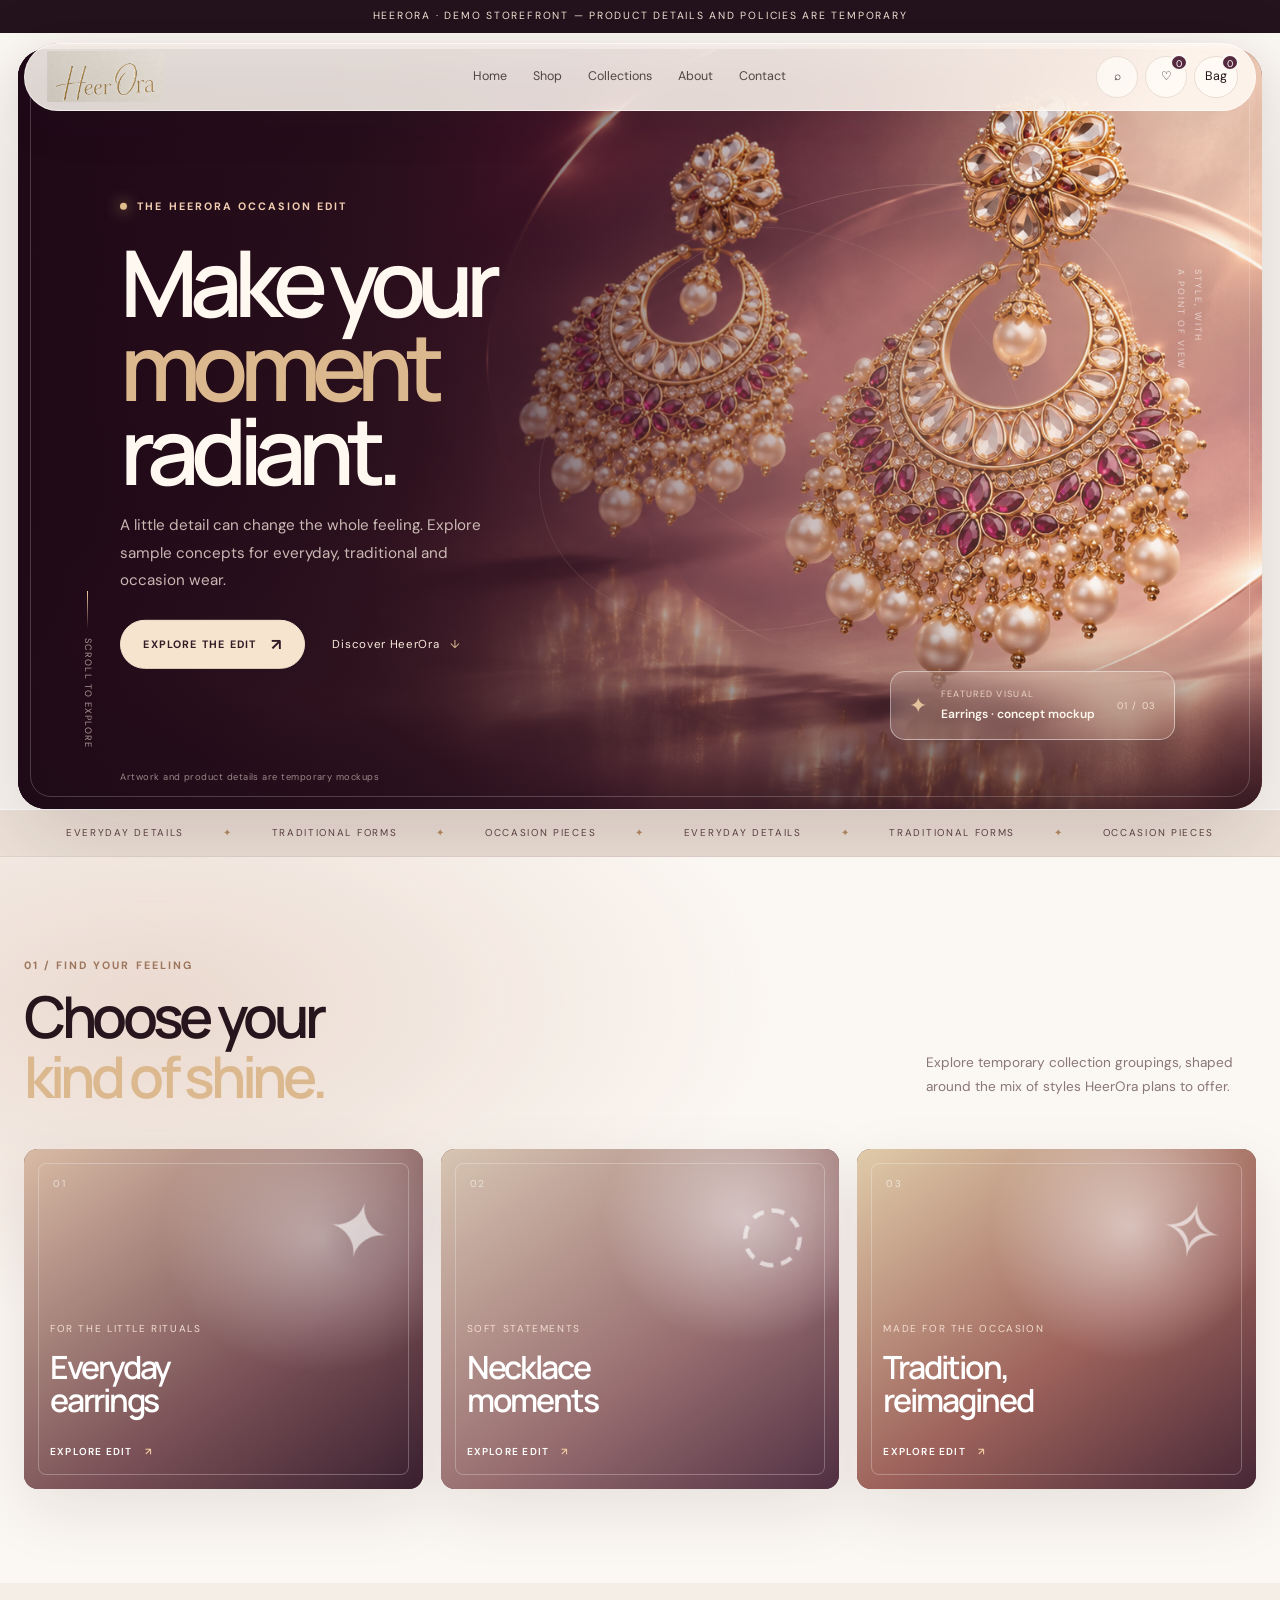
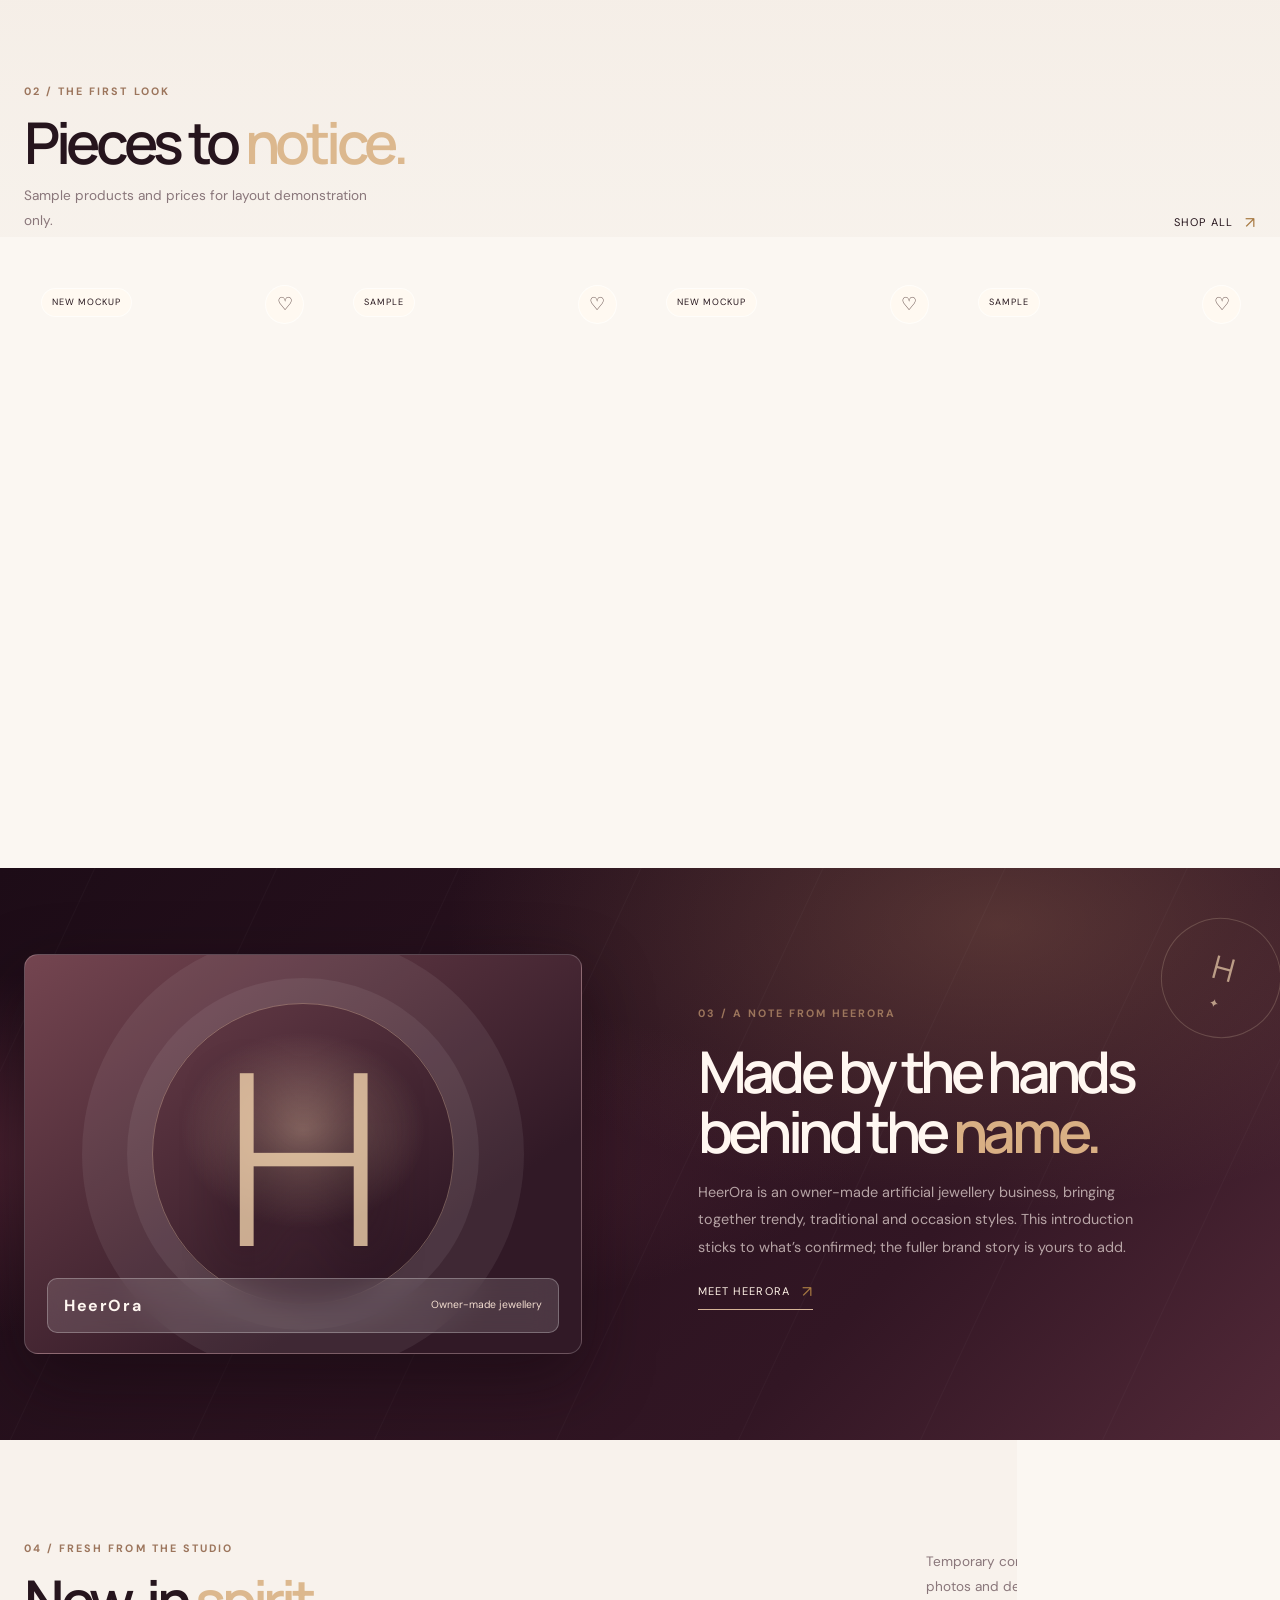
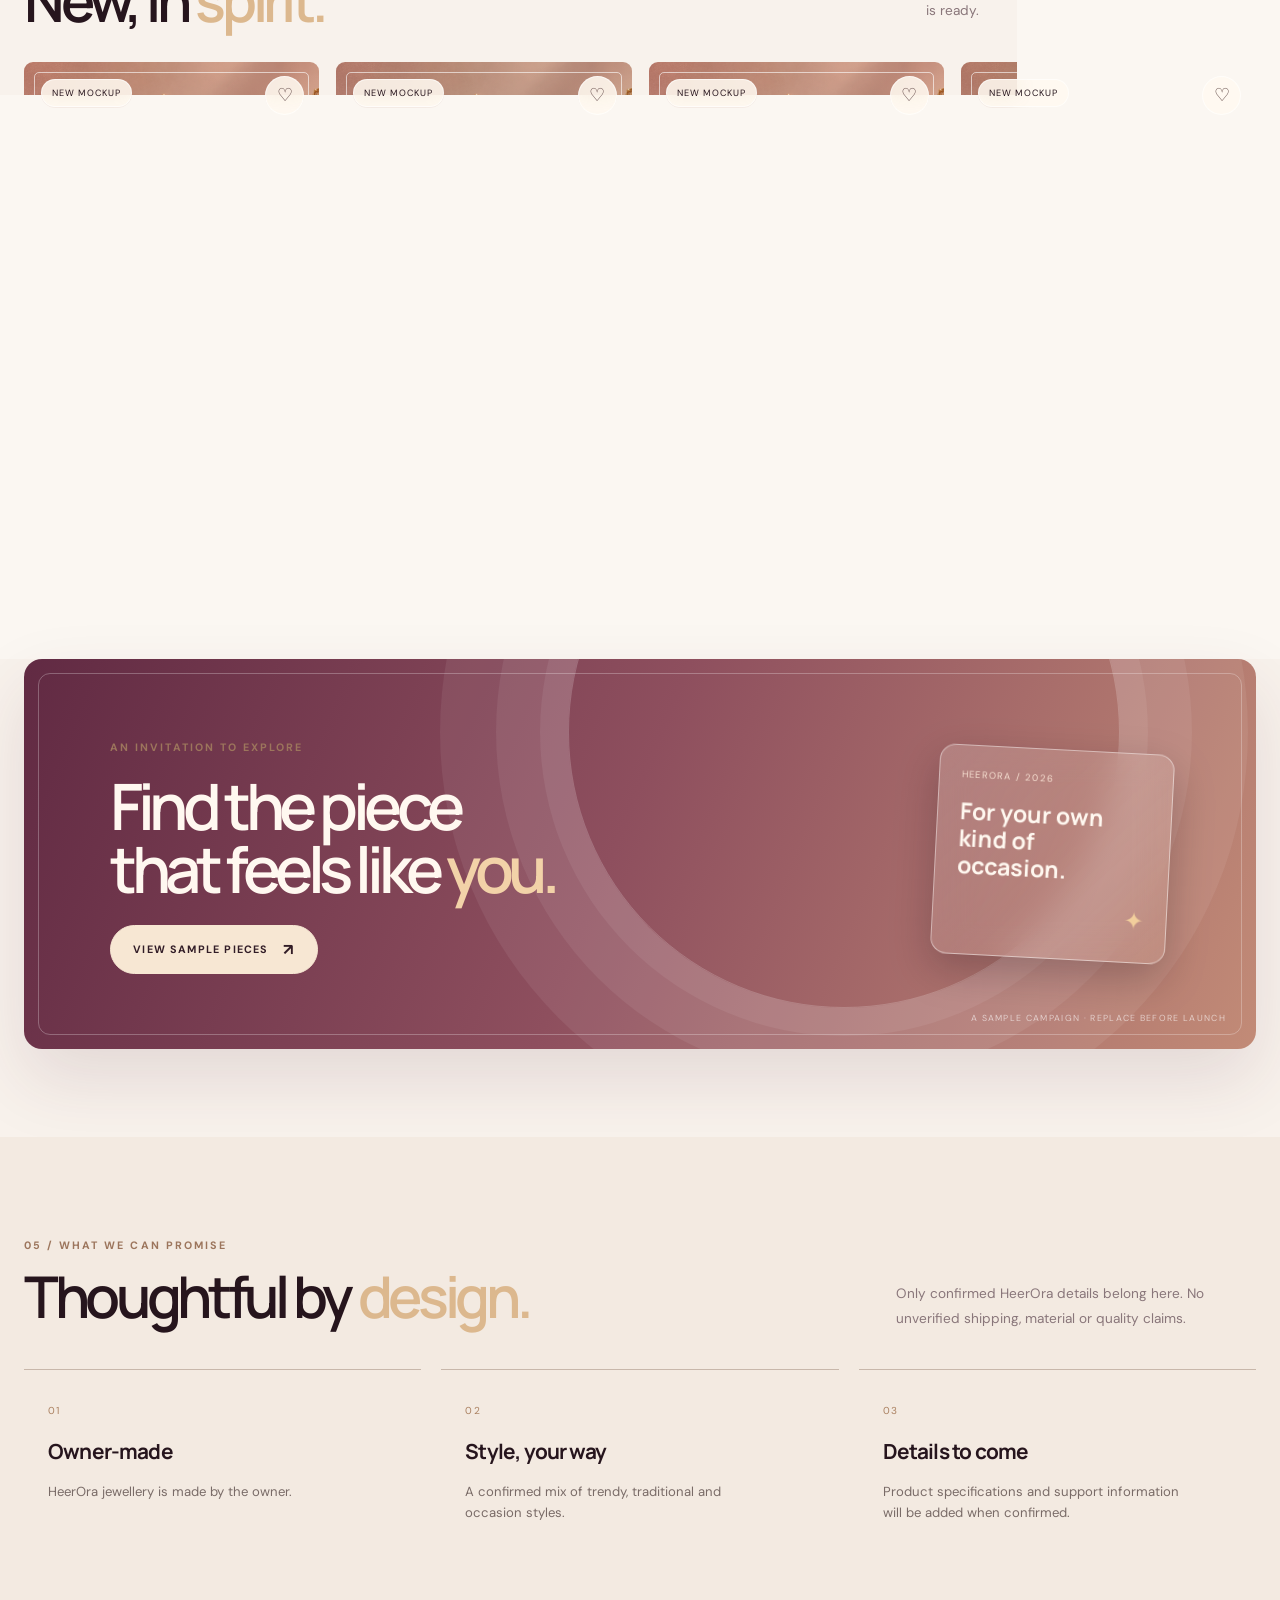
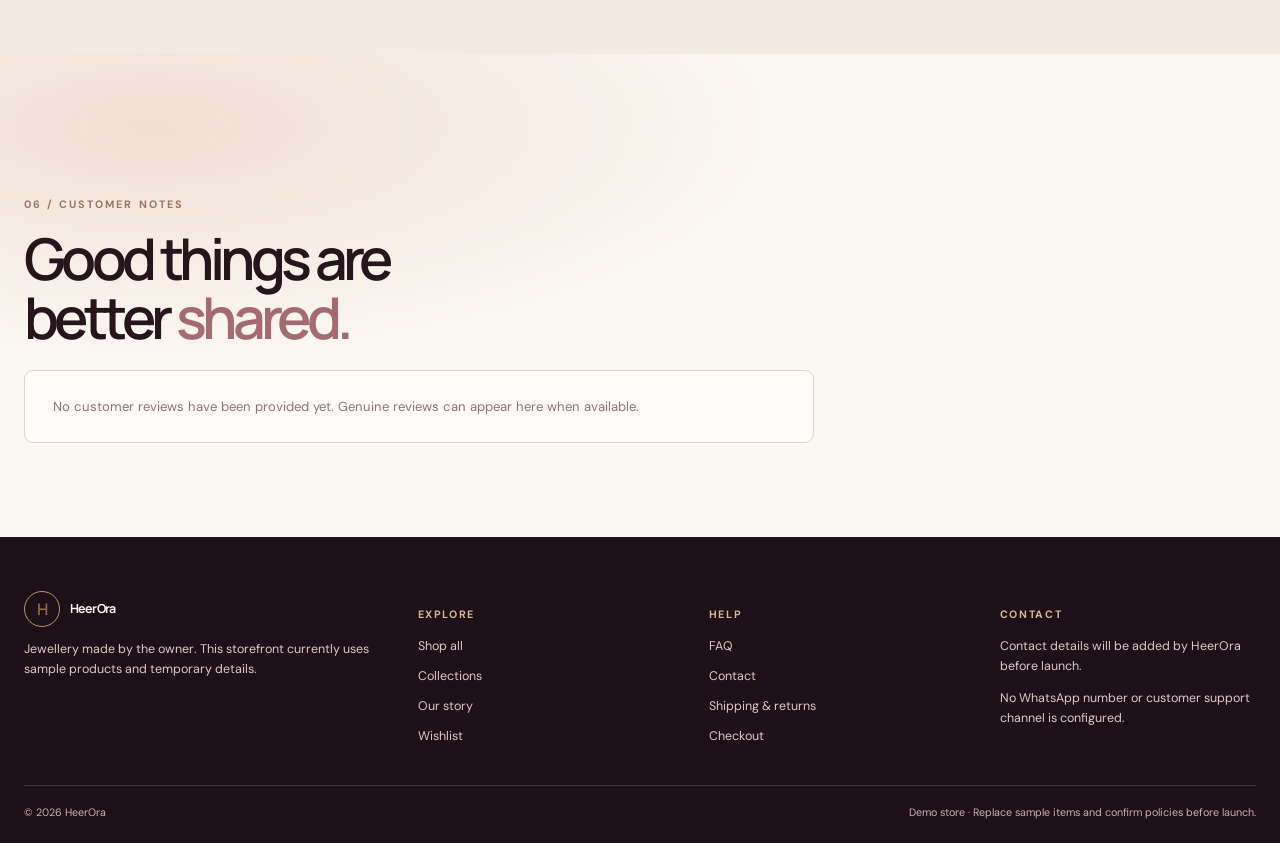
<file: index.html>
<!doctype html>
<html lang="en">
<head>
  <meta charset="utf-8">
  <meta name="viewport" content="width=device-width,initial-scale=1">
  <title>HeerOra | Modern Imitation Jewellery</title>
  <meta name="description" content="Explore the HeerOra demo catalogue of owner-made imitation jewellery concepts. Product details and prices are temporary placeholders.">
  <meta property="og:title" content="HeerOra | Modern Imitation Jewellery">
  <meta property="og:description" content="A modern jewellery storefront concept from HeerOra.">
  <meta property="og:type" content="website">
  <link rel="icon" href="favicon/favicon.svg" type="image/svg+xml">
  <link rel="stylesheet" href="css/style.css?v=mobile-hero-1">
  <script defer src="js/products.js"></script><script defer src="js/cart.js"></script><script defer src="js/wishlist.js"></script><script defer src="js/checkout.js"></script><script defer src="js/main.js"></script>
</head>
<body>
<div data-site-header></div>
<main>
  <section class="hero hero-editorial">
    <div class="container hero-container">
      <div class="hero-panel">
        <div class="hero-art"><img src="images/banners/heerora-editorial-campaign-v2.png" alt="Temporary HeerOra campaign mockup: floating gold-tone chandelier earrings against a deep plum and champagne studio gradient"><span class="hero-orbit orbit-one"></span><span class="hero-orbit orbit-two"></span></div>
        <div class="hero-copy">
          <span class="eyebrow hero-eyebrow"><i></i> The HeerOra occasion edit</span>
          <h1>Make your<br><em>moment</em><br>radiant.</h1>
          <p>A little detail can change the whole feeling. Explore sample concepts for everyday, traditional and occasion wear.</p>
          <div class="hero-actions"><a class="button button-light" href="shop.html">Explore the edit <span aria-hidden="true">↗</span></a><a class="hero-text-link" href="#collections">Discover HeerOra <span aria-hidden="true">↓</span></a></div>
        </div>
        <div class="hero-caption glass-panel"><span class="caption-star">✦</span><div><small>Featured visual</small><b>Earrings · concept mockup</b></div><span class="caption-index">01 / 03</span></div>
        <div class="hero-side-note">STYLE, WITH<br>A POINT OF VIEW</div>
        <div class="hero-scroll"><span></span> Scroll to explore</div>
        <div class="hero-demo-note">Artwork and product details are temporary mockups</div>
      </div>
    </div>
  </section>

  <section class="ticker" aria-label="HeerOra style categories"><div class="ticker-track"><span>Everyday details</span><i>✦</i><span>Traditional forms</span><i>✦</i><span>Occasion pieces</span><i>✦</i><span>Everyday details</span><i>✦</i><span>Traditional forms</span><i>✦</i><span>Occasion pieces</span></div></section>

  <section class="section collections-section" id="collections">
    <div class="container">
      <div class="section-head section-head-editorial"><div><span class="eyebrow">01 / Find your feeling</span><h2>Choose your<br><em>kind of shine.</em></h2></div><p>Explore temporary collection groupings, shaped around the mix of styles HeerOra plans to offer.</p></div>
      <div class="collection-grid collection-grid-editorial">
        <a class="collection-card collection-card-one" href="shop.html?category=Earrings"><span class="collection-number">01</span><span class="collection-star">✦</span><div><small>For the little rituals</small><h3>Everyday<br>earrings</h3><b>Explore edit <i>↗</i></b></div></a>
        <a class="collection-card collection-card-two" href="shop.html?category=Necklaces"><span class="collection-number">02</span><span class="collection-star">◌</span><div><small>Soft statements</small><h3>Necklace<br>moments</h3><b>Explore edit <i>↗</i></b></div></a>
        <a class="collection-card collection-card-three" href="shop.html?category=Traditional"><span class="collection-number">03</span><span class="collection-star">✧</span><div><small>Made for the occasion</small><h3>Tradition,<br>reimagined</h3><b>Explore edit <i>↗</i></b></div></a>
      </div>
    </div>
  </section>

  <section class="section featured-section">
    <div class="container">
      <div class="section-head"><div><span class="eyebrow">02 / The first look</span><h2>Pieces to <em>notice.</em></h2><p>Sample products and prices for layout demonstration only.</p></div><a class="text-link" href="shop.html">Shop all <span>↗</span></a></div>
      <div class="product-grid" data-featured></div>
    </div>
  </section>

  <section class="story-section">
    <div class="story-backdrop"></div>
    <div class="container story story-editorial">
      <div class="story-art"><span class="story-monogram">H</span><div class="story-art-caption"><span>HeerOra</span><small>Owner-made jewellery</small></div></div>
      <div class="story-copy"><span class="eyebrow">03 / A note from HeerOra</span><h2>Made by the hands<br>behind the <em>name.</em></h2><p>HeerOra is an owner-made artificial jewellery business, bringing together trendy, traditional and occasion styles. This introduction sticks to what’s confirmed; the fuller brand story is yours to add.</p><a class="text-link text-link-light" href="about.html">Meet HeerOra <span>↗</span></a></div>
      <span class="story-orbit">H<br><i>✦</i></span>
    </div>
  </section>

  <section class="section new-arrivals-section">
    <div class="container">
      <div class="section-head section-head-editorial"><div><span class="eyebrow">04 / Fresh from the studio</span><h2>New, in <em>spirit.</em></h2></div><p>Temporary concepts, ready for accurate product photos and details when the real launch collection is ready.</p></div>
      <div class="product-grid" data-new></div>
    </div>
  </section>

  <section class="campaign-section">
    <div class="container"><div class="campaign campaign-editorial"><div class="campaign-copy"><span class="eyebrow">An invitation to explore</span><h2>Find the piece<br>that feels like <em>you.</em></h2><a class="button button-light" href="shop.html">View sample pieces <span aria-hidden="true">↗</span></a></div><div class="campaign-glass glass-panel"><span>HeerOra / 2026</span><b>For your own<br>kind of occasion.</b><i>✦</i></div><span class="campaign-ribbon">A SAMPLE CAMPAIGN · REPLACE BEFORE LAUNCH</span></div></div>
  </section>

  <section class="section values-section">
    <div class="container"><div class="section-head"><div><span class="eyebrow">05 / What we can promise</span><h2>Thoughtful by <em>design.</em></h2></div><p>Only confirmed HeerOra details belong here. No unverified shipping, material or quality claims.</p></div><div class="values-grid"><article><span>01</span><h3>Owner-made</h3><p>HeerOra jewellery is made by the owner.</p></article><article><span>02</span><h3>Style, your way</h3><p>A confirmed mix of trendy, traditional and occasion styles.</p></article><article><span>03</span><h3>Details to come</h3><p>Product specifications and support information will be added when confirmed.</p></article></div></div>
  </section>

  <section class="section notes-section"><div class="container"><div class="notes-card"><span class="eyebrow">06 / Customer notes</span><h2>Good things are<br>better <em>shared.</em></h2><div class="review-empty">No customer reviews have been provided yet. Genuine reviews can appear here when available.</div></div></div></section>
</main>
<div data-site-footer></div>
</body>
</html>
</file>
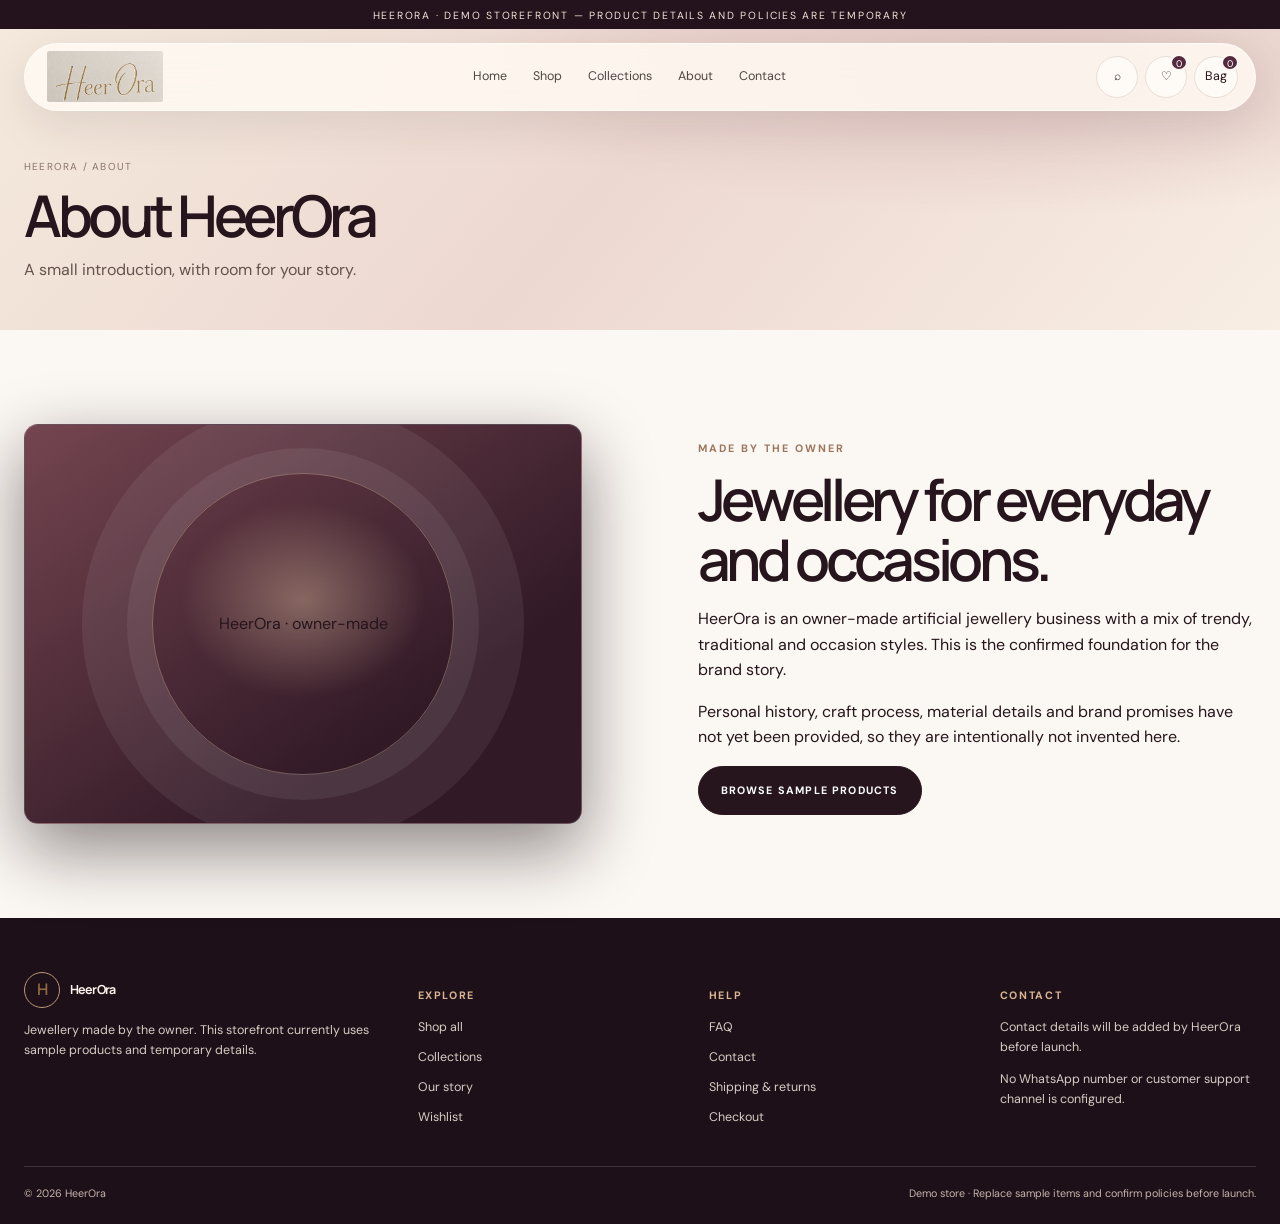
<file: about.html>
<!doctype html><html lang="en"><head><meta charset="utf-8"><meta name="viewport" content="width=device-width,initial-scale=1"><title>About HeerOra | Made by the Owner</title><meta name="description" content="Meet HeerOra, an owner-made artificial jewellery business. Additional brand story details are to be confirmed."><meta property="og:title" content="About HeerOra"><meta property="og:description" content="A short introduction to HeerOra."><meta property="og:type" content="website"><link rel="icon" href="favicon/favicon.svg" type="image/svg+xml"><link rel="stylesheet" href="css/style.css?v=mobile-hero-1"><script defer src="js/products.js"></script><script defer src="js/cart.js"></script><script defer src="js/wishlist.js"></script><script defer src="js/checkout.js"></script><script defer src="js/main.js"></script></head><body><div data-site-header></div><main><section class="page-head"><div class="container"><div class="breadcrumb">HeerOra / About</div><h1>About HeerOra</h1><p>A small introduction, with room for your story.</p></div></section><section class="section"><div class="container story"><div class="story-art"><span>HeerOra · owner-made</span></div><div><span class="eyebrow">Made by the owner</span><h2>Jewellery for everyday and occasions.</h2><p>HeerOra is an owner-made artificial jewellery business with a mix of trendy, traditional and occasion styles. This is the confirmed foundation for the brand story.</p><p>Personal history, craft process, material details and brand promises have not yet been provided, so they are intentionally not invented here.</p><a class="button" href="shop.html">Browse sample products</a></div></div></section></main><div data-site-footer></div></body></html>
</file>
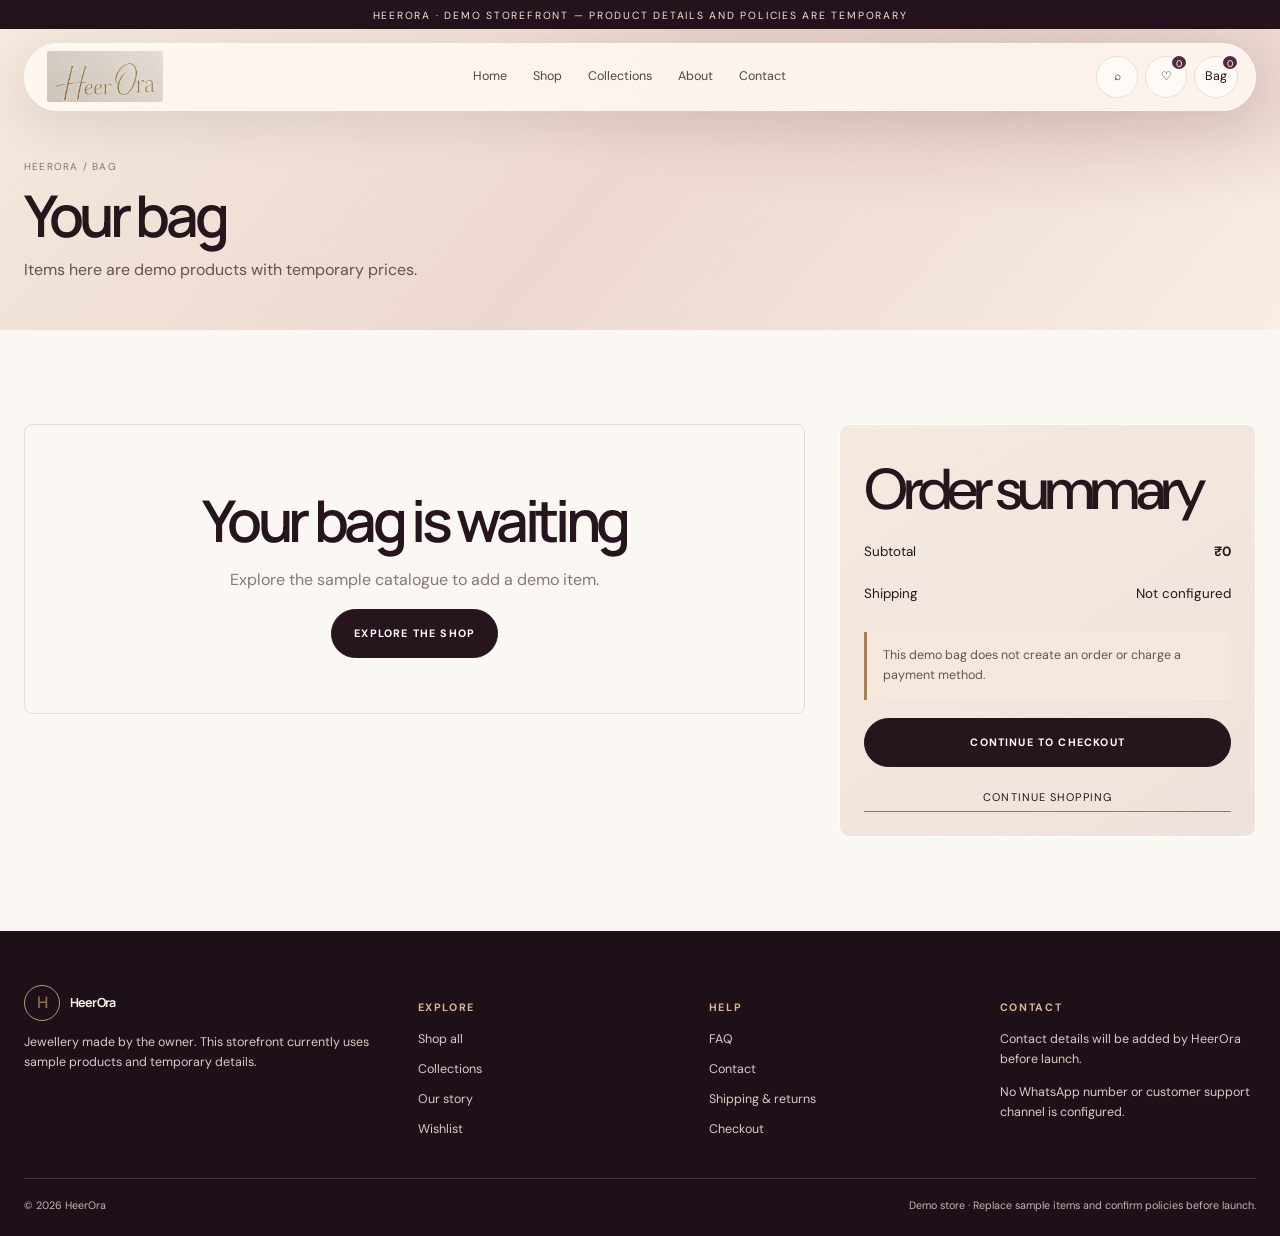
<file: cart.html>
<!doctype html><html lang="en"><head><meta charset="utf-8"><meta name="viewport" content="width=device-width,initial-scale=1"><title>Your Bag | HeerOra</title><meta name="description" content="Review sample products in your HeerOra demo shopping bag."><meta property="og:title" content="Your Bag | HeerOra"><meta property="og:description" content="Review your temporary demo cart."><meta property="og:type" content="website"><link rel="icon" href="favicon/favicon.svg" type="image/svg+xml"><link rel="stylesheet" href="css/style.css?v=mobile-hero-1"><script defer src="js/products.js"></script><script defer src="js/cart.js"></script><script defer src="js/wishlist.js"></script><script defer src="js/checkout.js"></script><script defer src="js/main.js"></script></head><body><div data-site-header></div><main><section class="page-head"><div class="container"><div class="breadcrumb">HeerOra / Bag</div><h1>Your bag</h1><p>Items here are demo products with temporary prices.</p></div></section><section class="section"><div class="container cart-layout"><div data-cart-items></div><aside class="cart-summary"><h2 style="font-family:var(--serif);font-weight:500">Order summary</h2><div class="summary-row"><span>Subtotal</span><b class="cart-total">₹0</b></div><div class="summary-row"><span>Shipping</span><span>Not configured</span></div><div class="notice">This demo bag does not create an order or charge a payment method.</div><a class="button" style="width:100%" href="checkout.html">Continue to checkout</a><a class="text-link" style="display:block;text-align:center;margin-top:18px" href="shop.html">Continue shopping</a></aside></div></section></main><div data-site-footer></div></body></html>
</file>
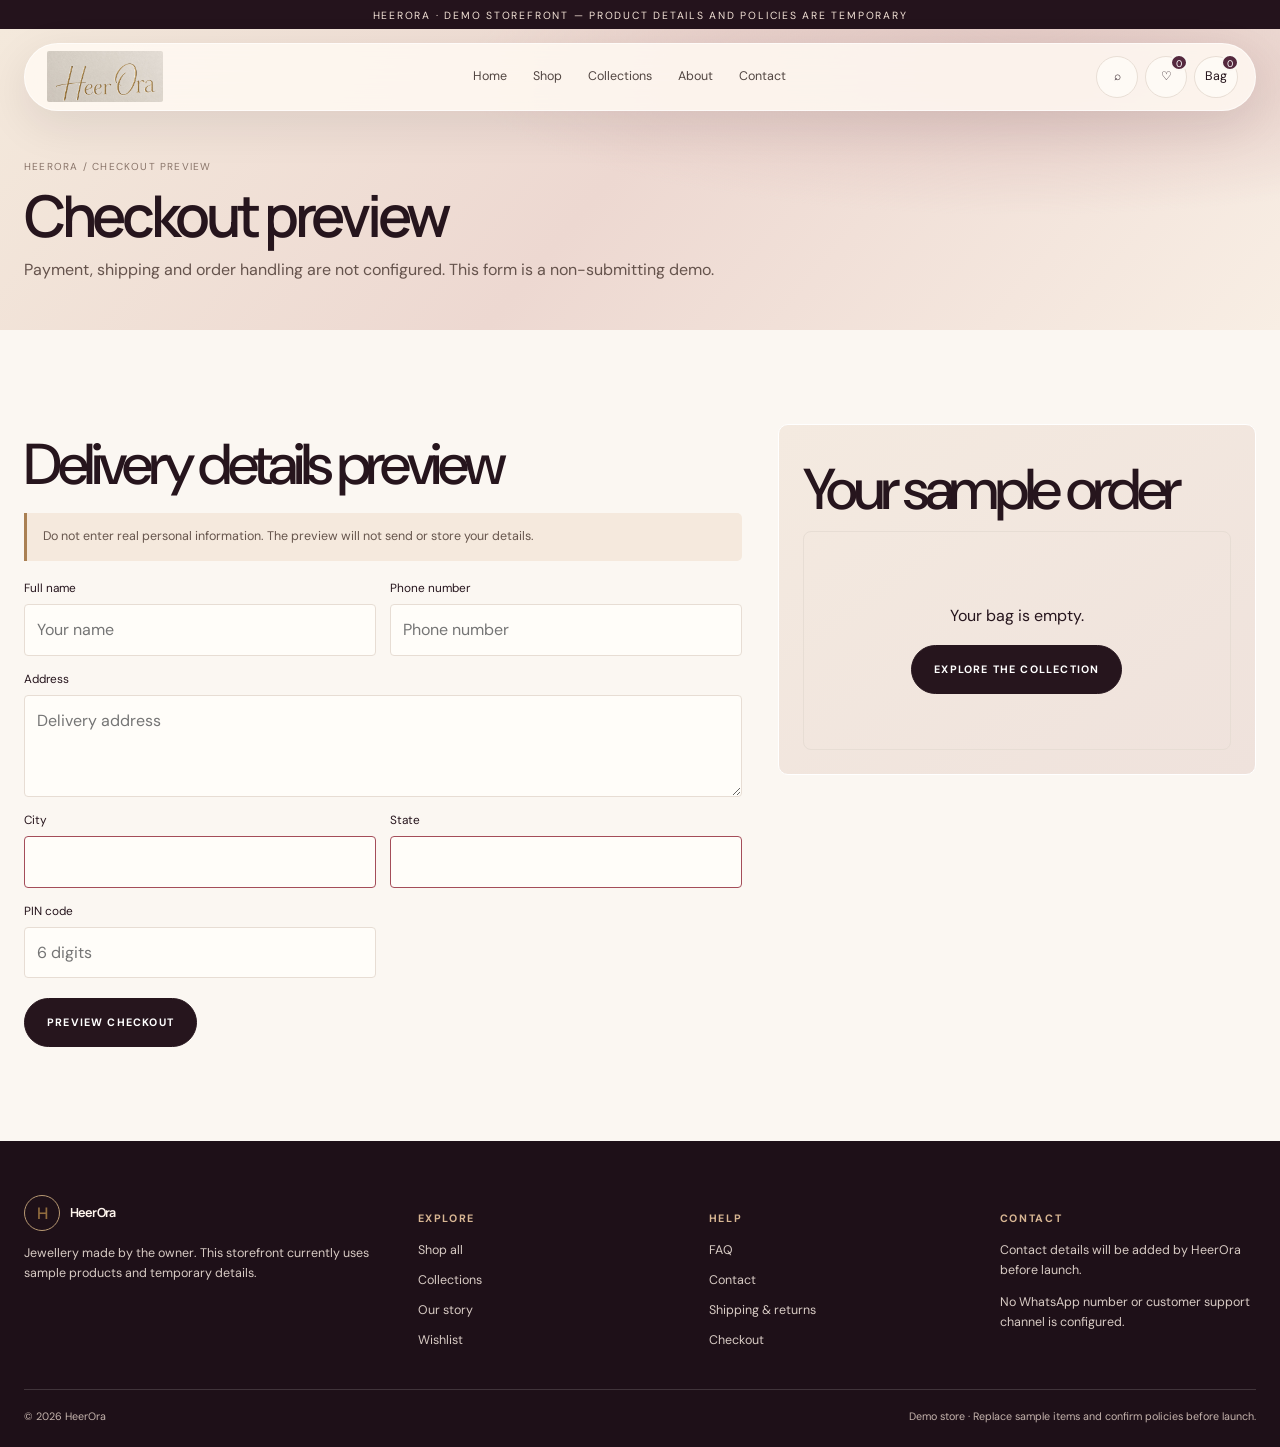
<file: checkout.html>
<!doctype html><html lang="en"><head><meta charset="utf-8"><meta name="viewport" content="width=device-width,initial-scale=1"><title>Checkout Preview | HeerOra</title><meta name="description" content="Checkout preview for the HeerOra sample storefront. No order or payment is submitted."><meta property="og:title" content="Checkout Preview | HeerOra"><meta property="og:description" content="Review your demo order summary."><meta property="og:type" content="website"><link rel="icon" href="favicon/favicon.svg" type="image/svg+xml"><link rel="stylesheet" href="css/style.css?v=mobile-hero-1"><script defer src="js/products.js"></script><script defer src="js/cart.js"></script><script defer src="js/wishlist.js"></script><script defer src="js/checkout.js"></script><script defer src="js/main.js"></script></head><body><div data-site-header></div><main><section class="page-head"><div class="container"><div class="breadcrumb">HeerOra / Checkout preview</div><h1>Checkout preview</h1><p>Payment, shipping and order handling are not configured. This form is a non-submitting demo.</p></div></section><section class="section"><div class="container checkout-layout"><form data-checkout-form><h2 style="font-family:var(--serif);font-weight:500">Delivery details preview</h2><div class="notice">Do not enter real personal information. The preview will not send or store your details.</div><div class="form-grid"><div class="form-field"><label for="name">Full name</label><input id="name" name="name" autocomplete="name" required placeholder="Your name"></div><div class="form-field"><label for="phone">Phone number</label><input id="phone" name="phone" type="tel" autocomplete="tel" pattern="[0-9 +()-]{8,16}" required placeholder="Phone number"></div><div class="form-field full"><label for="address">Address</label><textarea id="address" name="address" autocomplete="street-address" rows="3" required placeholder="Delivery address"></textarea></div><div class="form-field"><label for="city">City</label><input id="city" name="city" autocomplete="address-level2" required></div><div class="form-field"><label for="state">State</label><input id="state" name="state" autocomplete="address-level1" required></div><div class="form-field"><label for="pin">PIN code</label><input id="pin" name="pin" inputmode="numeric" pattern="[0-9]{6}" autocomplete="postal-code" required placeholder="6 digits"></div></div><button class="button" type="submit" style="margin-top:20px">Preview checkout</button></form><aside class="cart-summary"><h2 style="font-family:var(--serif);font-weight:500">Your sample order</h2><div data-checkout-items></div></aside></div></section></main><div data-site-footer></div></body></html>
</file>
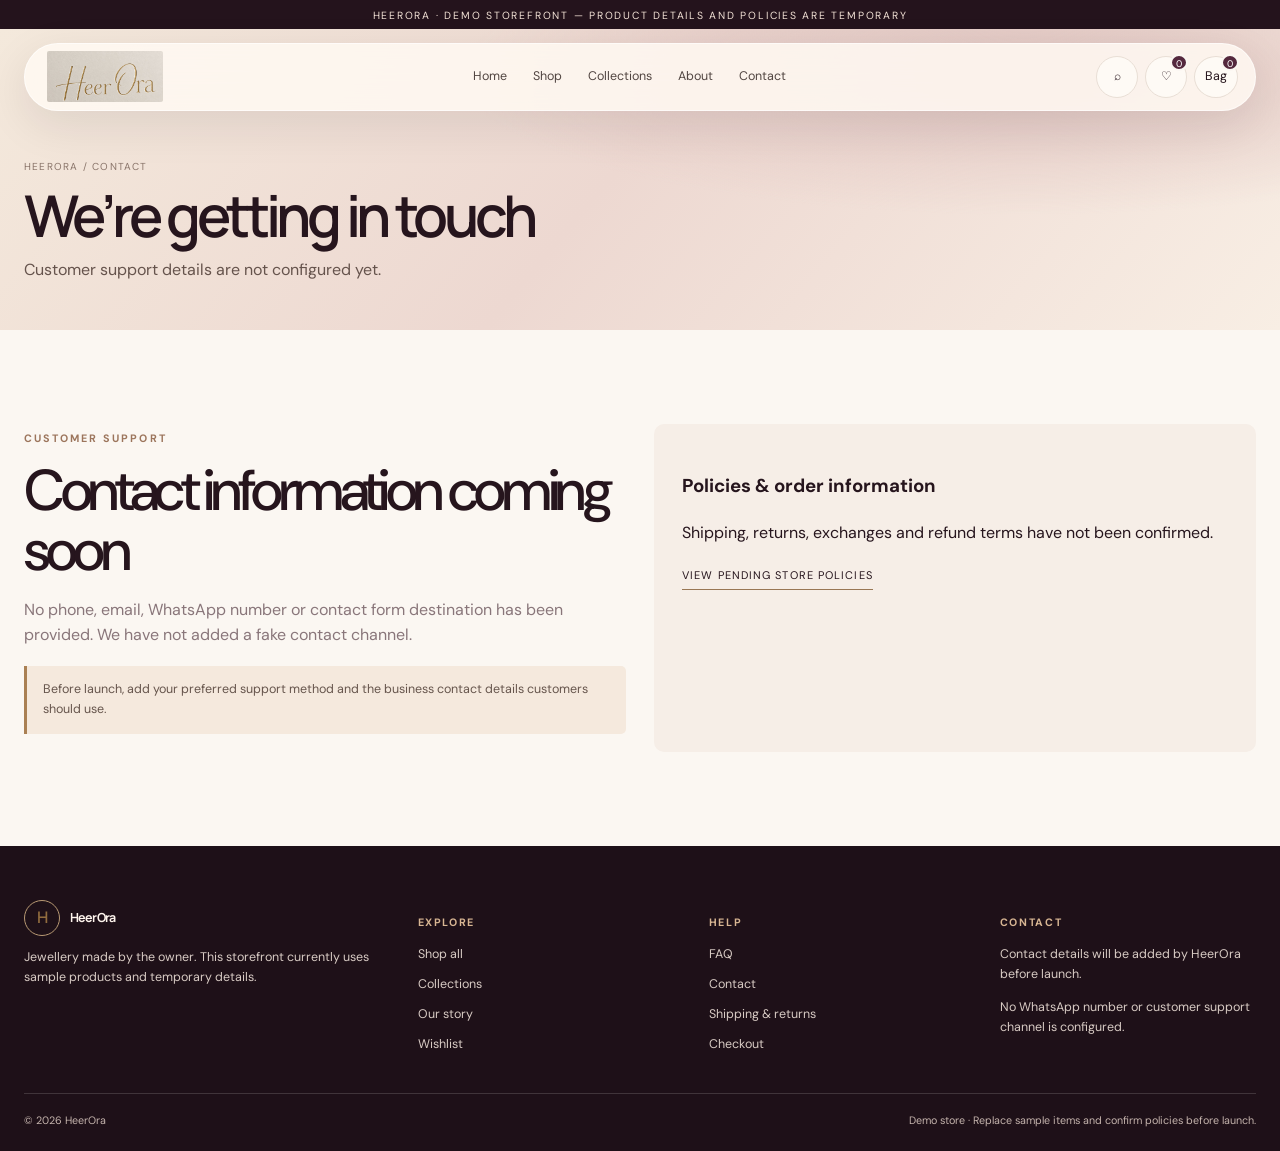
<file: contact.html>
<!doctype html><html lang="en"><head><meta charset="utf-8"><meta name="viewport" content="width=device-width,initial-scale=1"><title>Contact HeerOra | Support Details Pending</title><meta name="description" content="Contact details for HeerOra will be added before launch. No support channel is configured in this demo."><meta property="og:title" content="Contact HeerOra"><meta property="og:description" content="HeerOra contact setup is pending."><meta property="og:type" content="website"><link rel="icon" href="favicon/favicon.svg" type="image/svg+xml"><link rel="stylesheet" href="css/style.css?v=mobile-hero-1"><script defer src="js/products.js"></script><script defer src="js/cart.js"></script><script defer src="js/wishlist.js"></script><script defer src="js/checkout.js"></script><script defer src="js/main.js"></script></head><body><div data-site-header></div><main><section class="page-head"><div class="container"><div class="breadcrumb">HeerOra / Contact</div><h1>We’re getting in touch</h1><p>Customer support details are not configured yet.</p></div></section><section class="section"><div class="container" style="display:grid;grid-template-columns:1fr 1fr;gap:28px"><div><span class="eyebrow">Customer support</span><h2 style="font-family:var(--serif);font-weight:500">Contact information coming soon</h2><p class="muted">No phone, email, WhatsApp number or contact form destination has been provided. We have not added a fake contact channel.</p><div class="notice">Before launch, add your preferred support method and the business contact details customers should use.</div></div><div class="contact-card" id="policies"><h3>Policies & order information</h3><p>Shipping, returns, exchanges and refund terms have not been confirmed.</p><p><a class="text-link" href="policies.html">View pending store policies</a></p></div></div></section></main><div data-site-footer></div></body></html>
</file>
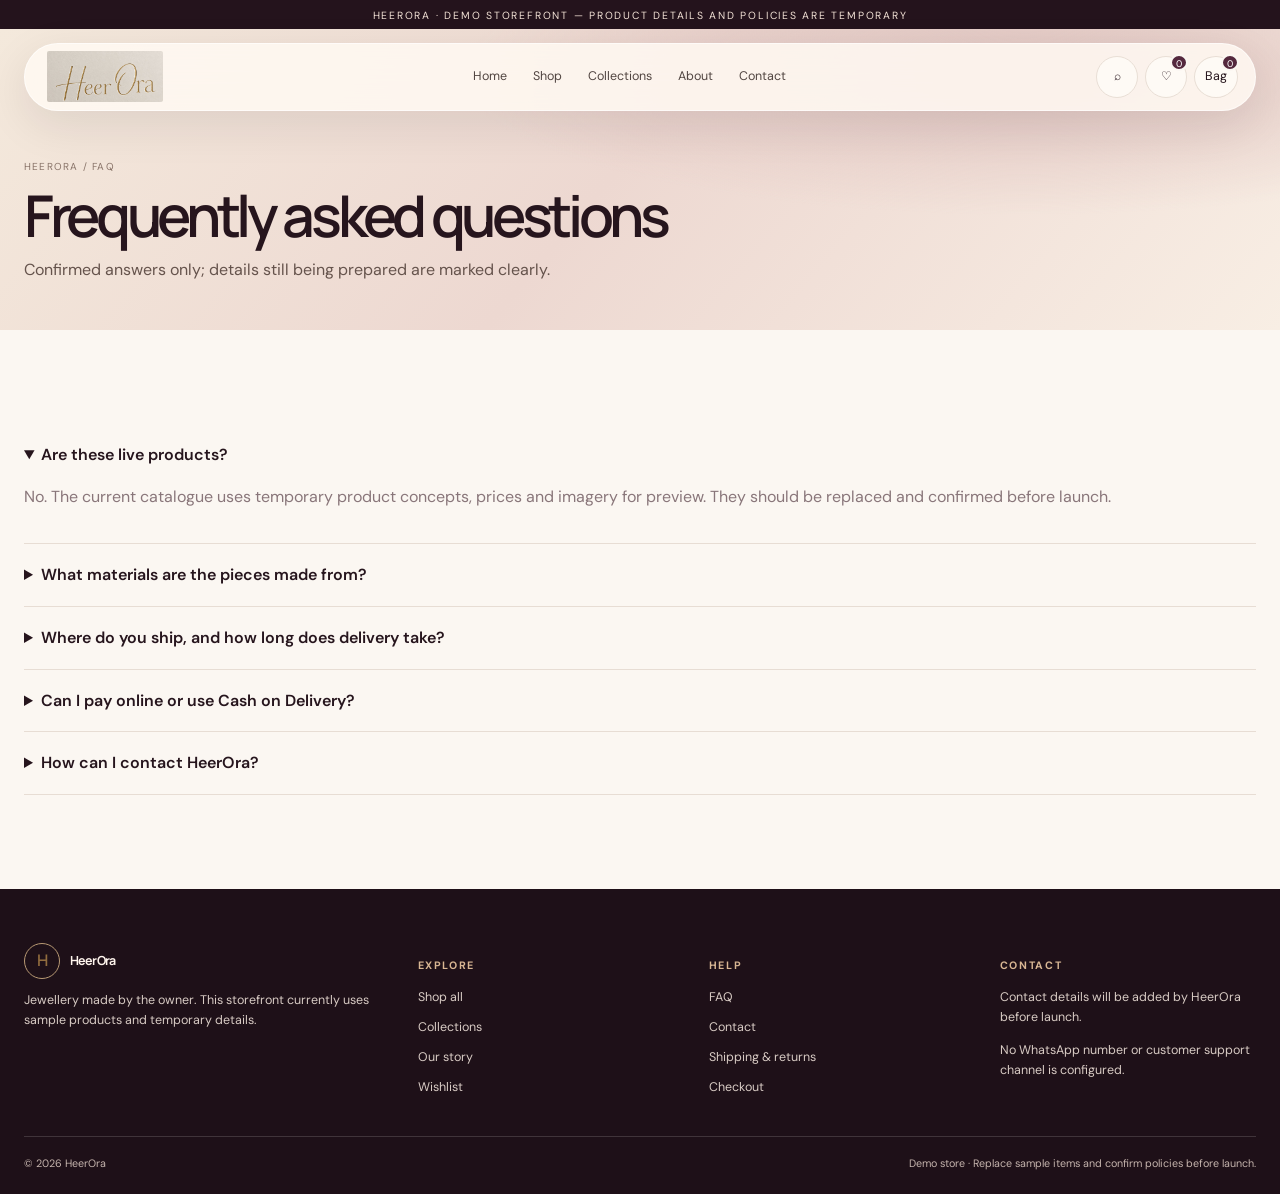
<file: faq.html>
<!doctype html><html lang="en"><head><meta charset="utf-8"><meta name="viewport" content="width=device-width,initial-scale=1"><title>FAQ | HeerOra Demo Store</title><meta name="description" content="Frequently asked questions for the HeerOra demo store. Operational answers are pending confirmation."><meta property="og:title" content="HeerOra FAQ"><meta property="og:description" content="Answers about the current demo storefront."><meta property="og:type" content="website"><link rel="icon" href="favicon/favicon.svg" type="image/svg+xml"><link rel="stylesheet" href="css/style.css?v=mobile-hero-1"><script defer src="js/products.js"></script><script defer src="js/cart.js"></script><script defer src="js/wishlist.js"></script><script defer src="js/checkout.js"></script><script defer src="js/main.js"></script></head><body><div data-site-header></div><main><section class="page-head"><div class="container"><div class="breadcrumb">HeerOra / FAQ</div><h1>Frequently asked questions</h1><p>Confirmed answers only; details still being prepared are marked clearly.</p></div></section><section class="section"><div class="container faq-list"><details open><summary>Are these live products?</summary><p>No. The current catalogue uses temporary product concepts, prices and imagery for preview. They should be replaced and confirmed before launch.</p></details><details><summary>What materials are the pieces made from?</summary><p>Material specifications have not been confirmed. The sample product pages say “Not confirmed.”</p></details><details><summary>Where do you ship, and how long does delivery take?</summary><p>Shipping coverage, charges and delivery estimates are not yet confirmed.</p></details><details><summary>Can I pay online or use Cash on Delivery?</summary><p>No payment method is configured in this demo. Payment options remain to be selected and connected.</p></details><details><summary>How can I contact HeerOra?</summary><p>Contact details and support channels have not yet been provided. They will be added before launch.</p></details></div></section></main><div data-site-footer></div></body></html>
</file>
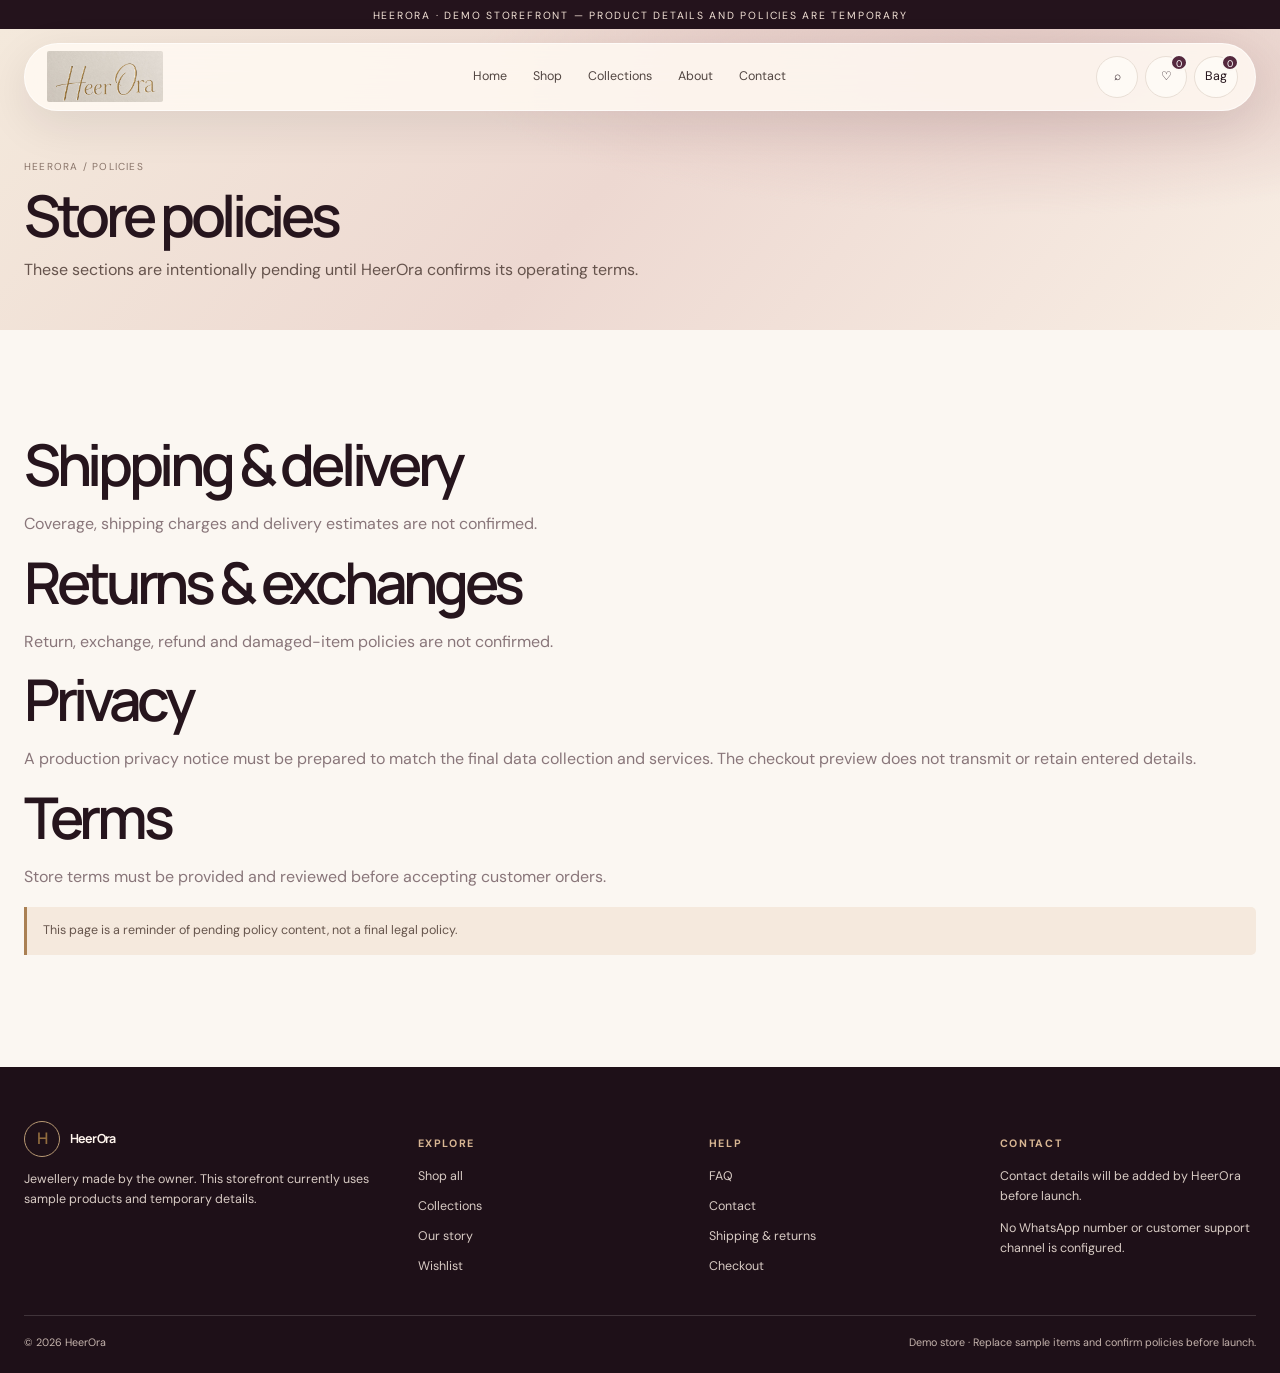
<file: policies.html>
<!doctype html><html lang="en"><head><meta charset="utf-8"><meta name="viewport" content="width=device-width,initial-scale=1"><title>Store Policies | HeerOra</title><meta name="description" content="HeerOra shipping, return, privacy and terms information is pending business confirmation."><meta property="og:title" content="Store Policies | HeerOra"><meta property="og:description" content="Policy information pending confirmation."><meta property="og:type" content="website"><link rel="icon" href="favicon/favicon.svg" type="image/svg+xml"><link rel="stylesheet" href="css/style.css?v=mobile-hero-1"><script defer src="js/products.js"></script><script defer src="js/cart.js"></script><script defer src="js/wishlist.js"></script><script defer src="js/checkout.js"></script><script defer src="js/main.js"></script></head><body><div data-site-header></div><main><section class="page-head"><div class="container"><div class="breadcrumb">HeerOra / Policies</div><h1>Store policies</h1><p>These sections are intentionally pending until HeerOra confirms its operating terms.</p></div></section><section class="section"><div class="container faq-list"><article id="shipping"><h2>Shipping & delivery</h2><p class="muted">Coverage, shipping charges and delivery estimates are not confirmed.</p></article><article id="returns"><h2>Returns & exchanges</h2><p class="muted">Return, exchange, refund and damaged-item policies are not confirmed.</p></article><article id="privacy"><h2>Privacy</h2><p class="muted">A production privacy notice must be prepared to match the final data collection and services. The checkout preview does not transmit or retain entered details.</p></article><article id="terms"><h2>Terms</h2><p class="muted">Store terms must be provided and reviewed before accepting customer orders.</p></article><div class="notice">This page is a reminder of pending policy content, not a final legal policy.</div></div></section></main><div data-site-footer></div></body></html>
</file>
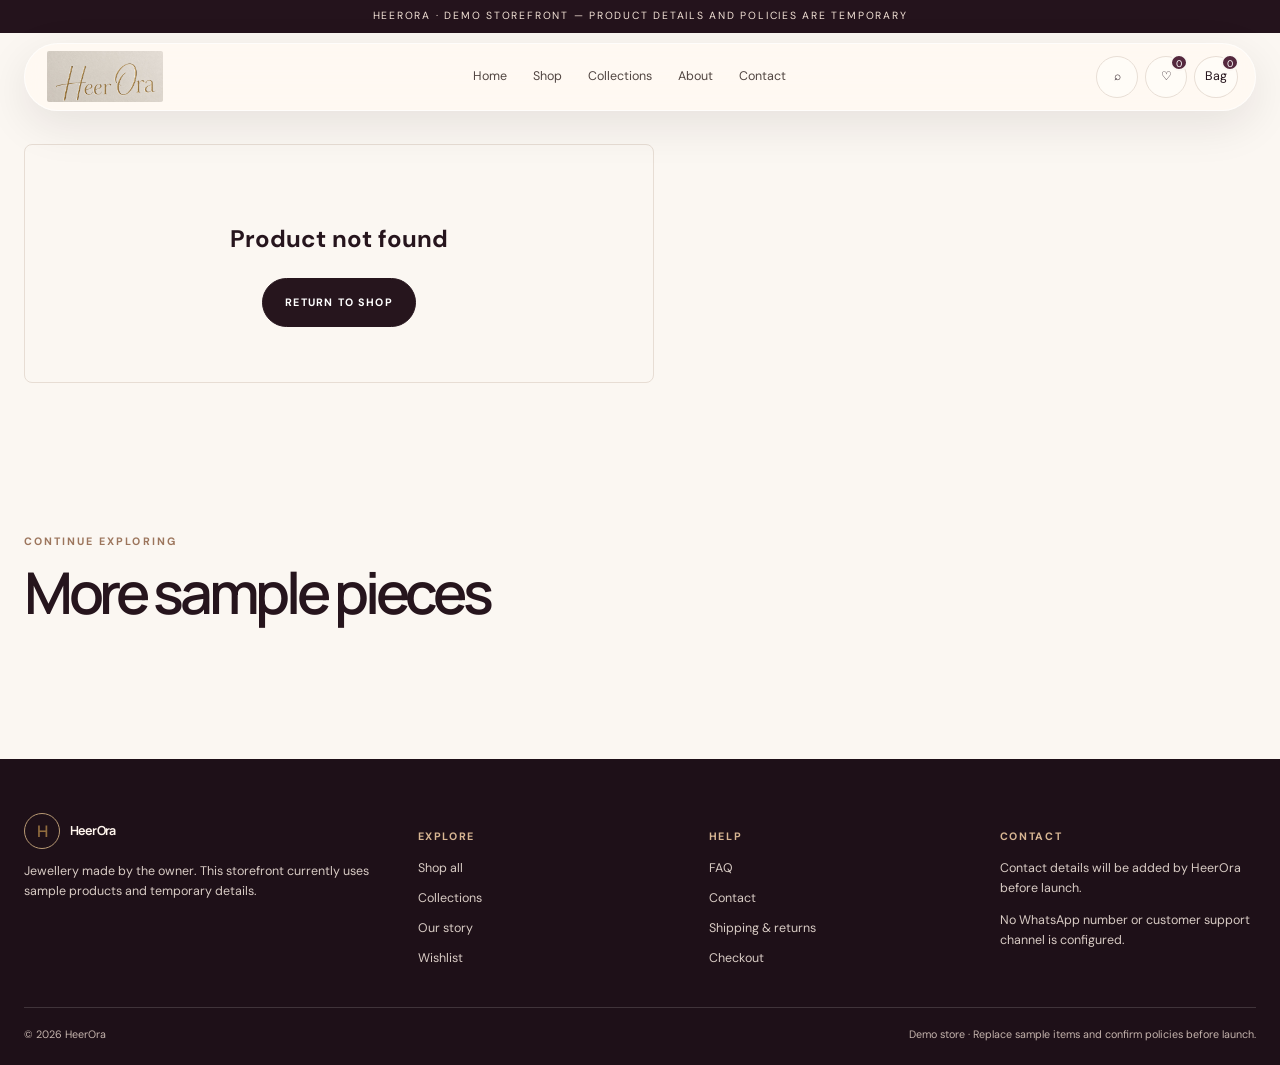
<file: product.html>
<!doctype html><html lang="en"><head><meta charset="utf-8"><meta name="viewport" content="width=device-width,initial-scale=1"><title>Product | HeerOra Demo Catalogue</title><meta name="description" content="View a temporary HeerOra jewellery product mockup. Confirm product details before launch."><meta property="og:title" content="HeerOra Sample Product"><meta property="og:description" content="Temporary product listing preview from HeerOra."><meta property="og:type" content="product"><link rel="icon" href="favicon/favicon.svg" type="image/svg+xml"><link rel="stylesheet" href="css/style.css?v=mobile-hero-1"><script defer src="js/products.js"></script><script defer src="js/cart.js"></script><script defer src="js/wishlist.js"></script><script defer src="js/checkout.js"></script><script defer src="js/main.js"></script></head><body><div data-site-header></div><main><div class="container"><div class="product-detail" data-product-detail></div><section class="section soft"><div class="section-head"><div><span class="eyebrow">Continue exploring</span><h2>More sample pieces</h2></div></div><div class="product-grid" data-related></div></section></div></main><div data-site-footer></div></body></html>
</file>
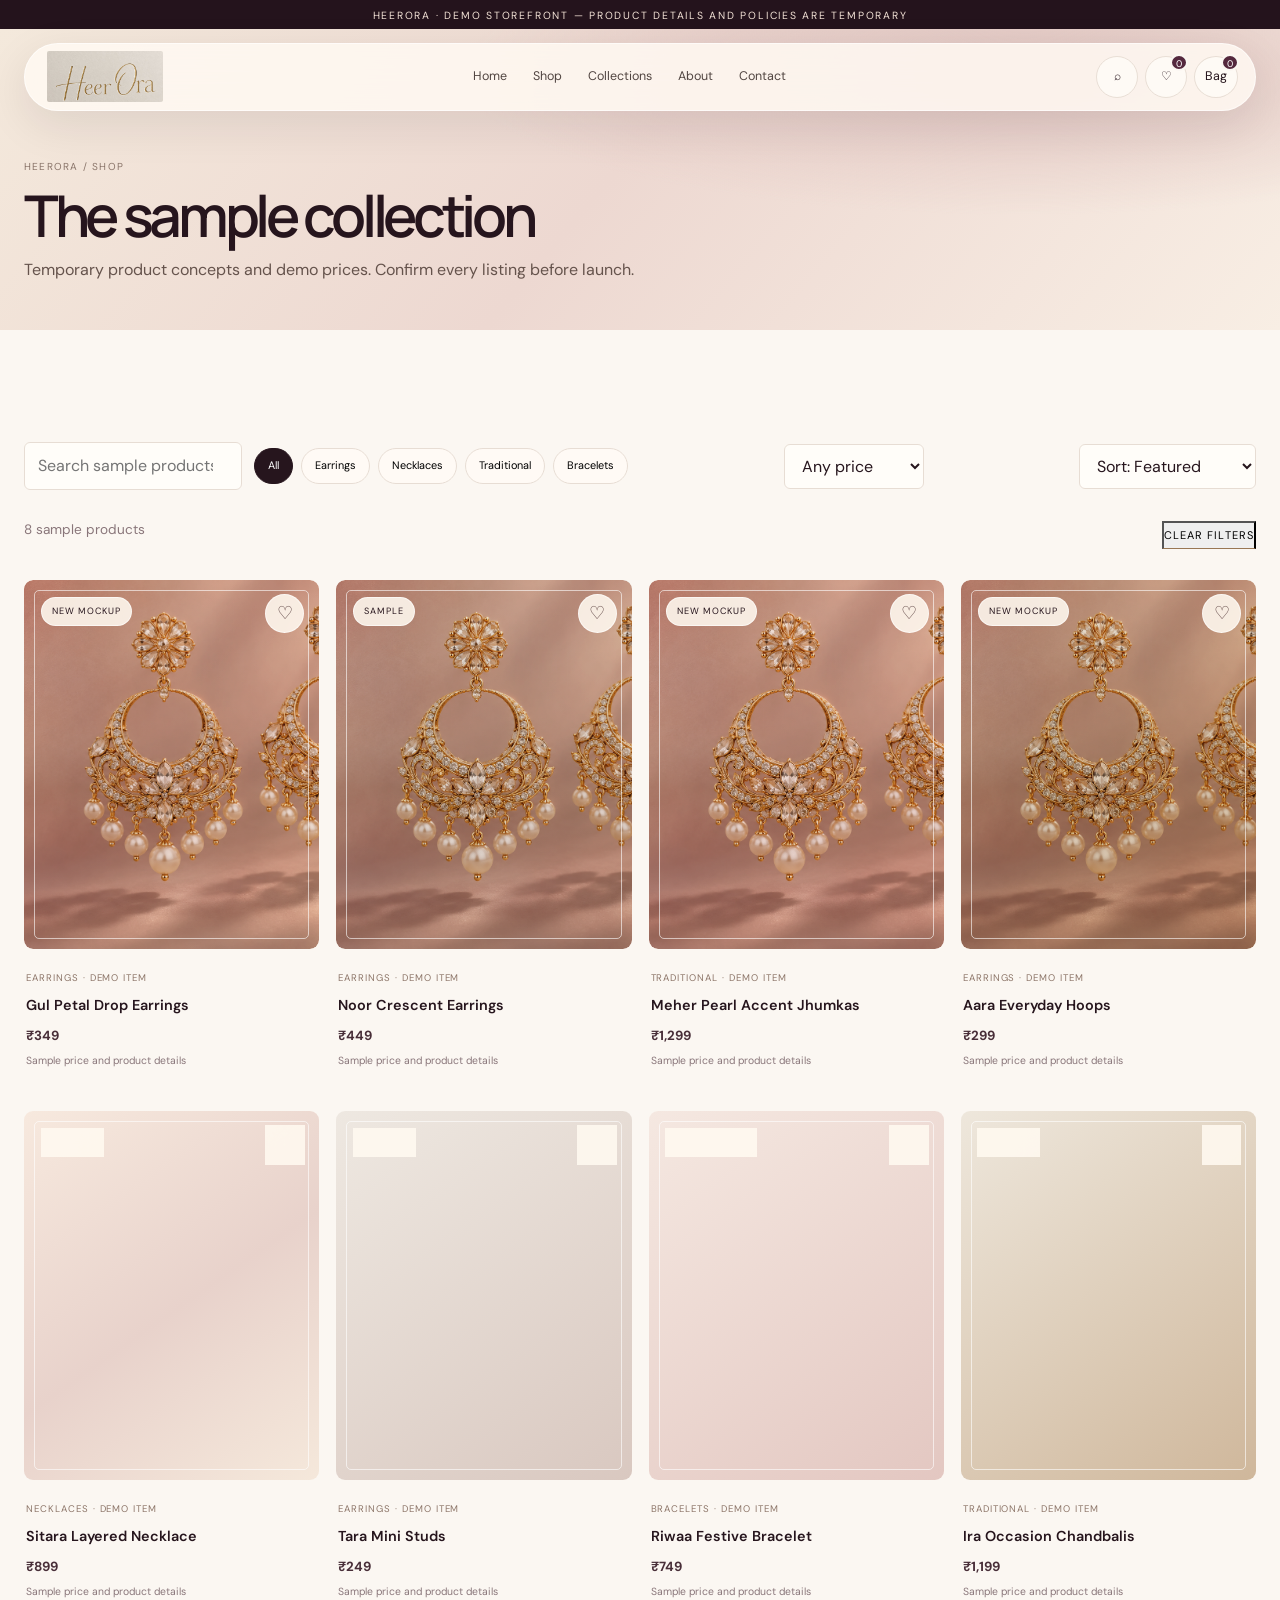
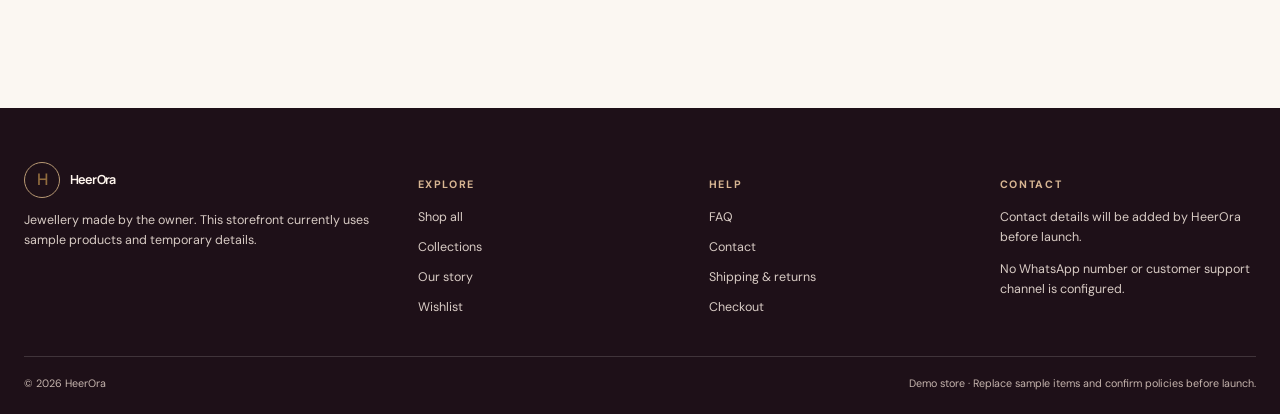
<file: shop.html>
<!doctype html><html lang="en"><head><meta charset="utf-8"><meta name="viewport" content="width=device-width,initial-scale=1"><title>Shop | HeerOra Demo Jewellery</title><meta name="description" content="Browse HeerOra's temporary sample jewellery catalogue. Sample product images, descriptions and prices are not final."><meta property="og:title" content="Shop HeerOra"><meta property="og:description" content="Browse a temporary sample catalogue from HeerOra."><meta property="og:type" content="website"><link rel="icon" href="favicon/favicon.svg" type="image/svg+xml"><link rel="stylesheet" href="css/style.css?v=mobile-hero-1"><script defer src="js/products.js"></script><script defer src="js/cart.js"></script><script defer src="js/wishlist.js"></script><script defer src="js/checkout.js"></script><script defer src="js/main.js"></script></head><body><div data-site-header></div><main><section class="page-head"><div class="container"><div class="breadcrumb">HeerOra / Shop</div><h1>The sample collection</h1><p>Temporary product concepts and demo prices. Confirm every listing before launch.</p></div></section><section class="section"><div class="container"><div class="shop-tools"><input class="field" type="search" placeholder="Search sample products" aria-label="Search products" data-search><div class="filter-chips"><button class="chip active" data-category="All">All</button><button class="chip" data-category="Earrings">Earrings</button><button class="chip" data-category="Necklaces">Necklaces</button><button class="chip" data-category="Traditional">Traditional</button><button class="chip" data-category="Bracelets">Bracelets</button></div><select class="select" data-max-price aria-label="Filter by maximum price"><option value="all">Any price</option><option value="499">Up to ₹499</option><option value="1499">Up to ₹1,499</option></select><select class="select" data-sort aria-label="Sort products"><option value="featured">Sort: Featured</option><option value="newest">Newest</option><option value="low">Price: Low to High</option><option value="high">Price: High to Low</option><option value="name">Name: A to Z</option></select></div><div class="section-head"><p data-result-count>0 products</p><button class="text-link" data-clear>Clear filters</button></div><div class="product-grid" data-shop-grid></div><div class="empty-state hidden" data-empty><h2>No sample products found</h2><p>Try another search or clear the filters.</p></div></div></section></main><div data-site-footer></div></body></html>
</file>
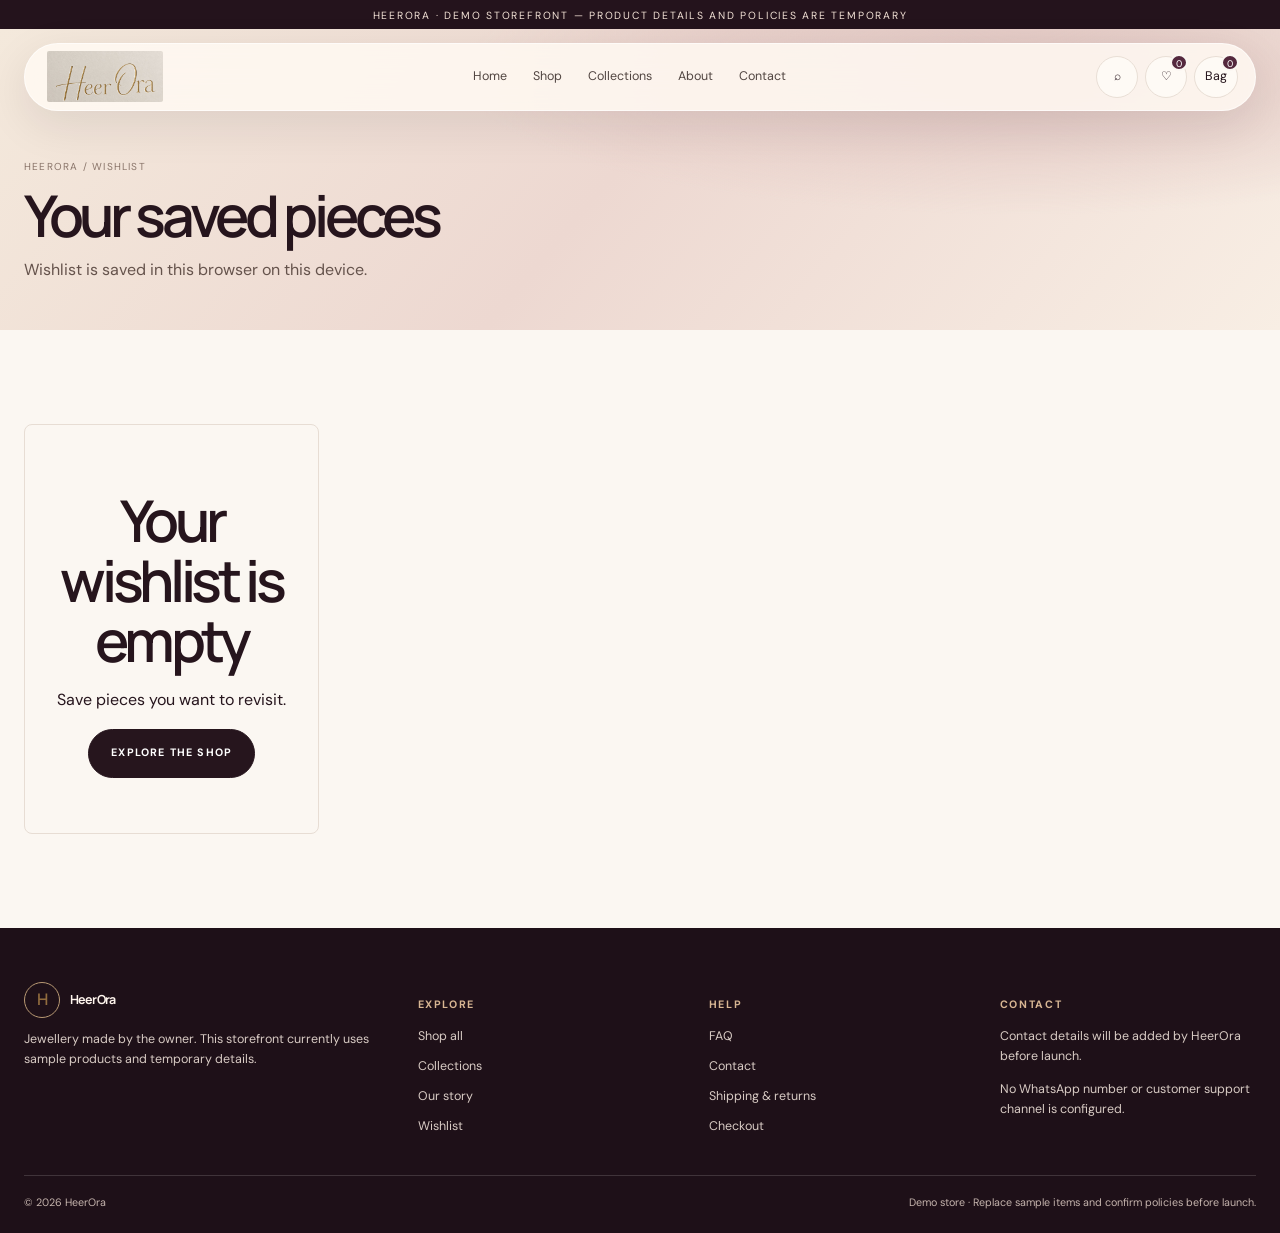
<file: wishlist.html>
<!doctype html><html lang="en"><head><meta charset="utf-8"><meta name="viewport" content="width=device-width,initial-scale=1"><title>Wishlist | HeerOra</title><meta name="description" content="Your saved HeerOra sample jewellery concepts."><meta property="og:title" content="Wishlist | HeerOra"><meta property="og:description" content="Saved jewellery concepts in your HeerOra demo wishlist."><meta property="og:type" content="website"><link rel="icon" href="favicon/favicon.svg" type="image/svg+xml"><link rel="stylesheet" href="css/style.css?v=mobile-hero-1"><script defer src="js/products.js"></script><script defer src="js/cart.js"></script><script defer src="js/wishlist.js"></script><script defer src="js/checkout.js"></script><script defer src="js/main.js"></script></head><body><div data-site-header></div><main><section class="page-head"><div class="container"><div class="breadcrumb">HeerOra / Wishlist</div><h1>Your saved pieces</h1><p>Wishlist is saved in this browser on this device.</p></div></section><section class="section"><div class="container"><div class="product-grid" data-wishlist-grid></div></div></section></main><div data-site-footer></div></body></html>
</file>
<file: css/style.css>
@import url('https://fonts.googleapis.com/css2?family=DM+Sans:wght@400;500;600;700&family=Manrope:wght@400;500;600;700;800&display=swap');
:root{--ink:#26151d;--ink-soft:#4d3940;--muted:#89767a;--paper:#fbf7f2;--cream:#f1e8df;--rose:#c88d8c;--rose-light:#ead2cb;--gold:#c29b69;--line:#e7ddd4;--wine:#54283d;--plum:#210d19;--plum-2:#3b172b;--shadow:0 22px 65px #35142318;--sans:'DM Sans',Arial,sans-serif;--display:Manrope,'DM Sans',Arial,sans-serif;--grad:linear-gradient(130deg,#f4e9dc 0%,#edd8d1 48%,#f8eee4 100%);--dark-grad:linear-gradient(122deg,#1e0b17,#50283d 57%,#9f6c65)}
*{box-sizing:border-box}html{scroll-behavior:smooth;scroll-padding-top:95px}body{margin:0;background:var(--paper);color:var(--ink);font-family:var(--sans);line-height:1.6}img{max-width:100%;display:block}a{color:inherit;text-decoration:none}button,input,select,textarea{font:inherit}button,a,select{touch-action:manipulation}button{cursor:pointer}a:focus-visible,button:focus-visible,input:focus-visible,select:focus-visible,textarea:focus-visible{outline:3px solid #b88b5d;outline-offset:3px}.container{width:min(1240px,calc(100% - 48px));margin:auto}.announcement{padding:8px 16px;text-align:center;background:#24131c;color:#f2e1d5;font-size:.65rem;letter-spacing:.17em;text-transform:uppercase}.header{position:sticky;top:10px;z-index:30;background:transparent;border:0;margin:0 auto -82px;pointer-events:none}.header-inner{height:68px;width:min(1240px,calc(100% - 48px));margin:10px auto 0;padding:0 17px 0 22px;display:flex;align-items:center;justify-content:space-between;gap:18px;background:#fffaf2d9;border:1px solid #fff9;border-radius:999px;box-shadow:0 14px 45px #21101b18;backdrop-filter:blur(18px);pointer-events:auto}.brand{display:flex;align-items:center;gap:10px;font-family:var(--display);font-size:1.4rem;font-weight:700;letter-spacing:-.07em}.brand img{width:116px!important;height:51px!important;object-fit:cover;border-radius:3px}.brand-mark{display:grid;place-items:center;width:36px;height:36px;border:1px solid #b89973;border-radius:50%;color:#916c3e;font-size:1rem;font-weight:600}.nav{display:flex;gap:26px;align-items:center;font-size:.78rem;color:#514541}.nav a{position:relative;padding:8px 0}.nav a:after{content:'';position:absolute;left:0;right:100%;bottom:3px;height:1px;background:#9d6e49;transition:right .25s}.nav a:hover:after{right:0}.header-actions{display:flex;align-items:center;gap:7px}.icon-link,.menu-toggle{background:#fffdf9b8;border:1px solid #e8ded5;border-radius:50%;color:var(--ink);padding:10px;position:relative;min-width:42px;min-height:42px;display:inline-flex;align-items:center;justify-content:center;font-size:.78rem}.icon-link:hover,.menu-toggle:hover{background:#fff;transform:translateY(-1px)}.count{position:absolute;right:-2px;top:-3px;background:var(--wine);color:white;border:2px solid var(--paper);border-radius:50%;height:17px;min-width:17px;padding:0 4px;font-size:.6rem;display:grid;place-items:center}.menu-toggle{display:none}.hero{padding:20px 0 0}.hero-container{width:min(1440px,calc(100% - 36px))}.hero-panel{min-height:min(760px,calc(100svh - 88px));height:690px;max-height:790px;border-radius:28px;background:var(--dark-grad);position:relative;overflow:hidden;isolation:isolate;box-shadow:0 36px 100px #30121f2b}.hero-panel:before{content:'';position:absolute;inset:0;z-index:1;background:linear-gradient(90deg,#1e0a17e8 0%,#26101bd6 29%,#34172566 51%,#32152405 82%),linear-gradient(0deg,#1609118a,transparent 27%);pointer-events:none}.hero-panel:after{content:'';position:absolute;inset:12px;border:1px solid #fff3;border-radius:21px;z-index:3;pointer-events:none}.hero-art{position:absolute;inset:0;z-index:0;perspective:1200px;overflow:hidden}.hero-art:before{content:'';position:absolute;z-index:1;inset:0;background:radial-gradient(ellipse at 76% 45%,#e5bba54f,transparent 44%),linear-gradient(115deg,transparent 38%,#f6dfc115 72%,transparent)}.hero-art img{position:absolute;width:100%;height:100%;object-fit:cover;object-position:center 25%;filter:saturate(.95) contrast(1.02) drop-shadow(0 35px 40px #14081055);transform:scale(1.025);animation:heroDrift 14s ease-in-out infinite alternate}.hero-orbit{position:absolute;z-index:2;border:1px solid #f6d9bd45;border-radius:50%;pointer-events:none}.orbit-one{width:49vw;height:49vw;max-width:640px;max-height:640px;right:9%;top:6%;transform:rotate(-24deg) scaleY(.64)}.orbit-two{width:34vw;height:34vw;max-width:460px;max-height:460px;right:18%;top:17%;transform:rotate(28deg) scaleY(.7);border-color:#dcb69b35}.hero-copy{position:absolute;z-index:4;left:clamp(30px,8vw,122px);top:50%;transform:translateY(-49%);width:min(510px,44%);color:#fff8f1}.eyebrow{font-size:.67rem;letter-spacing:.19em;text-transform:uppercase;color:#9c755c;font-weight:700}.hero-eyebrow{color:#f0ceb1;display:flex;align-items:center;gap:10px}.hero-eyebrow i{display:inline-block;width:7px;height:7px;border-radius:50%;background:#dfbd8c;box-shadow:0 0 15px #e2bb79}.hero h1{font-family:var(--display);font-size:clamp(3.6rem,7.2vw,7.3rem);line-height:.91;letter-spacing:-.09em;font-weight:600;margin:26px 0 20px;text-wrap:balance}.hero h1 em,.section h2 em,.story-copy h2 em,.campaign h2 em,.notes-card h2 em{font-style:normal;color:#dcb88e}.hero-copy p{max-width:390px;color:#f4e5ddc9;font-size:.95rem;line-height:1.8}.hero-actions{display:flex;align-items:center;gap:27px;margin-top:26px}.button{display:inline-flex;align-items:center;justify-content:center;gap:15px;min-height:49px;padding:0 22px;border:1px solid var(--ink);border-radius:999px;background:var(--ink);color:white;text-transform:uppercase;letter-spacing:.11em;font-size:.67rem;font-weight:700;transition:transform .25s,background .25s,box-shadow .25s}.button:hover{background:var(--wine);border-color:var(--wine);transform:translateY(-2px);box-shadow:0 10px 24px #1e0b172f}.button span{font-size:1rem}.button-light{background:#f6e4cf;color:#321d27;border-color:#f6e4cf}.button-light:hover{background:#fff7ee;border-color:#fff7ee;color:#321d27}.hero-text-link{font-size:.72rem;color:#f8e9dd;letter-spacing:.06em}.hero-text-link span{padding-left:7px;color:#e0bd93}.glass-panel{background:linear-gradient(135deg,#fffdf32b,#fff4e70c);border:1px solid #fff7;backdrop-filter:blur(18px);box-shadow:0 15px 40px #1d0c1740}.hero-caption{position:absolute;z-index:4;right:7%;bottom:9%;border-radius:15px;padding:15px 18px;display:flex;align-items:center;gap:14px;color:#fff8ee;min-width:285px}.caption-star{font-size:1.35rem;color:#e3c19a}.hero-caption small,.hero-caption b{display:block}.hero-caption small{font-size:.57rem;text-transform:uppercase;letter-spacing:.14em;color:#e9d2bf}.hero-caption b{font-size:.75rem;font-weight:600;margin-top:3px}.caption-index{margin-left:auto;font-size:.6rem;letter-spacing:.12em;color:#f2decb}.hero-side-note{position:absolute;z-index:3;right:4.5%;top:29%;writing-mode:vertical-rl;color:#fff9;font-size:.57rem;letter-spacing:.22em;line-height:1.9}.hero-scroll{position:absolute;z-index:4;left:5%;bottom:8%;display:flex;align-items:center;gap:9px;color:#f1dfd5a8;font-size:.58rem;letter-spacing:.12em;text-transform:uppercase;writing-mode:vertical-rl}.hero-scroll span{width:1px;height:38px;background:linear-gradient(#efcca2,transparent)}.hero-demo-note{position:absolute;z-index:4;left:clamp(30px,8vw,122px);bottom:24px;color:#f3e4dc91;font-size:.58rem;letter-spacing:.05em}.ticker{overflow:hidden;background:#f0e5da;color:#5d4245;border-top:1px solid #fff;border-bottom:1px solid #e5d8ce}.ticker-track{min-width:max-content;display:flex;align-items:center;justify-content:space-around;gap:35px;padding:15px 5vw;text-transform:uppercase;letter-spacing:.17em;font-size:.62rem}.ticker-track i{font-style:normal;color:#b78d61}.section{padding:94px 0}.section-head{display:flex;align-items:end;justify-content:space-between;margin-bottom:31px;gap:24px}.section h2,.page-head h1{font-family:var(--display);font-size:clamp(2.4rem,4.5vw,4.6rem);font-weight:600;letter-spacing:-.075em;line-height:1.04;margin:11px 0}.section-head p{max-width:360px;color:var(--muted);font-size:.85rem;margin:0 0 7px;line-height:1.8}.section-head-editorial{align-items:end}.section-head-editorial h2{margin-bottom:0}.section-head-editorial p{max-width:330px}.text-link{display:inline-flex;align-items:center;gap:12px;border-bottom:1px solid #997754;padding:4px 0;font-size:.69rem;letter-spacing:.1em;text-transform:uppercase}.text-link span{font-size:1rem;color:#a77942}.collections-section{background:radial-gradient(ellipse at 12% 20%,#ead9cf 0,transparent 39%),var(--paper)}.collection-grid{display:grid;grid-template-columns:repeat(3,1fr);gap:18px}.collection-grid-editorial{margin-top:42px}.collection-card{min-height:340px;border-radius:14px;display:flex;align-items:end;padding:26px;background:#63433f;color:white;position:relative;overflow:hidden;isolation:isolate;box-shadow:var(--shadow);transition:transform .35s,box-shadow .35s}.collection-card:hover{transform:translateY(-6px);box-shadow:0 28px 65px #3d1b2630}.collection-card:before{content:'';position:absolute;z-index:-1;inset:0;background:radial-gradient(ellipse at 74% 26%,#fff6 0,transparent 38%),linear-gradient(145deg,#d8bba5,#784f55 63%,#3a2030);transition:transform .6s}.collection-card:hover:before{transform:scale(1.06)}.collection-card-two:before{background:radial-gradient(ellipse at 76% 20%,#fff8 0,transparent 33%),linear-gradient(145deg,#d8c5b2,#986e70 59%,#513043)}.collection-card-three:before{background:radial-gradient(ellipse at 68% 23%,#fff8 0,transparent 36%),linear-gradient(145deg,#e0cba9,#9d625b 57%,#472736)}.collection-card:after{content:'';position:absolute;inset:14px;border:1px solid #fff4;border-radius:8px;pointer-events:none}.collection-number{position:absolute;top:27px;left:29px;font-size:.62rem;letter-spacing:.17em;color:#fff9}.collection-star{position:absolute;top:22px;right:32px;font-size:4.8rem;color:#fff9;font-weight:300;filter:drop-shadow(0 10px 18px #38202b70);transform:rotate(12deg)}.collection-card div{position:relative;z-index:2}.collection-card small{font-size:.63rem;text-transform:uppercase;letter-spacing:.16em;color:#f3ddd0}.collection-card h3{font-family:var(--display);font-size:clamp(1.65rem,2.5vw,2.65rem);line-height:1.03;letter-spacing:-.065em;font-weight:600;margin:12px 0 20px}.collection-card b{font-size:.63rem;font-weight:600;text-transform:uppercase;letter-spacing:.12em}.collection-card b i{font-style:normal;margin-left:9px;color:#f3cda1}.featured-section{background:linear-gradient(180deg,#f5eee7,#faf7f2 70%)}.product-grid{display:grid;grid-template-columns:repeat(4,minmax(0,1fr));gap:28px 17px}.product-card{min-width:0;position:relative}.product-visual{height:auto;aspect-ratio:4/5;border-radius:9px;background:linear-gradient(145deg,#f7e9de,#e8d2cb 53%,#f5e8db);position:relative;overflow:hidden}.product-visual:after{content:'';position:absolute;inset:10px;border:1px solid #fff9;border-radius:5px;pointer-events:none}.product-visual img{height:100%;width:100%;object-fit:cover;object-position:70% center;mix-blend-mode:multiply;transition:transform .7s;filter:saturate(.88)}.product-card:nth-child(4n+2) .product-visual{background:linear-gradient(145deg,#eee8e1,#d9c8c0)}.product-card:nth-child(4n+3) .product-visual{background:linear-gradient(145deg,#f5e8e1,#e3c7c1)}.product-card:nth-child(4n+4) .product-visual{background:linear-gradient(145deg,#eee7dc,#cfb79b)}.product-card:hover .product-visual img{transform:scale(1.055)}.product-label{position:absolute;z-index:2;top:17px;left:17px;background:#fffaf1df;border:1px solid #fff9;border-radius:999px;padding:6px 10px;font-size:.57rem;letter-spacing:.11em;text-transform:uppercase;backdrop-filter:blur(10px)}.wish-button{position:absolute;z-index:2;right:15px;top:14px;width:39px;height:39px;border:1px solid #fff9;border-radius:50%;background:#fffaf1df;font-size:1.15rem;color:#5b4240;backdrop-filter:blur(10px);transition:transform .2s,color .2s}.wish-button:hover{transform:scale(1.08)}.wish-button.active{color:#a44d59}.card-add{position:absolute;z-index:2;bottom:15px;left:15px;right:15px;min-height:43px;background:#fffaf1e8;border:1px solid #fff;border-radius:999px;text-transform:uppercase;letter-spacing:.1em;font-size:.62rem;font-weight:700;opacity:0;transform:translateY(7px);transition:.25s}.product-card:hover .card-add,.card-add:focus{opacity:1;transform:none}.product-meta{padding:14px 2px}.product-meta small{color:#8d7669;letter-spacing:.1em;text-transform:uppercase;font-size:.6rem}.product-meta h3{font-size:.9rem;font-weight:600;margin:5px 0}.price{font-size:.83rem;font-weight:700;color:#482e38}.mock-note{font-size:.65rem;color:#89767a;margin-top:5px}.story-section{position:relative;overflow:hidden;background:var(--plum);color:#fff7f1;padding:86px 0}.story-backdrop{position:absolute;inset:0;background:radial-gradient(ellipse at 10% 50%,#77384b7a,transparent 45%),radial-gradient(ellipse at 78% 10%,#a7745855,transparent 39%),linear-gradient(135deg,#1d0c17,#321624 70%,#522938)}.story-backdrop:after{content:'';position:absolute;inset:0;background:repeating-linear-gradient(115deg,transparent 0 85px,#fff1 86px,#fff0 87px 165px);opacity:.4}.story{position:relative;display:grid;grid-template-columns:1fr 1fr;align-items:center;gap:9vw}.story-editorial{isolation:isolate}.story-art{min-height:400px;border-radius:14px;display:grid;place-items:center;position:relative;overflow:hidden;background:radial-gradient(ellipse at 50% 44%,#e6c4a566,transparent 31%),linear-gradient(145deg,#744550,#311926 72%);border:1px solid #fff3;box-shadow:0 25px 70px #11060d7a}.story-art:before{content:'';position:absolute;width:300px;height:300px;border:1px solid #f3d5b657;border-radius:50%;box-shadow:0 0 0 25px #fff1,0 0 0 70px #fff1}.story-monogram{font-family:var(--display);font-size:15rem;color:#f2d4ad;opacity:.78;font-weight:300;line-height:1;text-shadow:0 15px 55px #1b0b14}.story-art-caption{position:absolute;bottom:20px;left:22px;right:22px;padding:14px 16px;border-radius:10px;background:#fff2;border:1px solid #fff4;backdrop-filter:blur(14px);display:flex;justify-content:space-between;align-items:center}.story-art-caption span{font-weight:700;letter-spacing:.1em}.story-art-caption small{font-size:.65rem;color:#f4ded0}.story-copy{position:relative;z-index:2}.story-copy h2{font-family:var(--display);font-size:clamp(2.6rem,4.5vw,4.8rem);line-height:1.03;letter-spacing:-.08em;font-weight:600;margin:18px 0}.story-copy h2 em{color:#d9af84}.story-copy p{color:#e7d9d5b9;max-width:450px;font-size:.9rem;line-height:1.9}.text-link-light{color:#fff3e7;border-color:#d5b497}.story-orbit{position:absolute;right:-2%;top:-9%;width:120px;height:120px;border:1px solid #edd8b64a;border-radius:50%;display:grid;place-content:center;text-align:center;font-family:var(--display);font-size:2rem;color:#edcfad;transform:rotate(15deg);opacity:.7}.story-orbit i{font-size:.75rem;font-style:normal}.new-arrivals-section{background:radial-gradient(ellipse at 90% 80%,#edddd1 0,transparent 38%),#f8f2ec}.campaign-section{padding:0 0 88px;background:#f8f2ec}.campaign{min-height:390px;padding:60px 7%;position:relative;overflow:hidden;color:#fff8f0;border-radius:18px;background:linear-gradient(112deg,#612a43 0%,#8e4f5e 48%,#c28b77 100%);display:flex;align-items:center;justify-content:space-between;gap:30px;box-shadow:0 30px 70px #54283d20}.campaign:before,.campaign:after{content:'';position:absolute;pointer-events:none}.campaign:before{width:550px;height:550px;right:11%;top:-52%;border-radius:50%;border:1px solid #fff3;box-shadow:0 0 0 28px #fff1,0 0 0 72px #fff1,0 0 0 128px #fff1}.campaign:after{inset:14px;border:1px solid #fff4;border-radius:12px}.campaign-copy{position:relative;z-index:2}.campaign h2{font-family:var(--display);font-size:clamp(2.8rem,5vw,5rem);max-width:600px;font-weight:600;line-height:.99;letter-spacing:-.085em;margin:15px 0 25px}.campaign h2 em{color:#f2d2a8}.campaign .button{background:#f7e7d3;color:#321d27;border-color:#f7e7d3}.campaign-glass{position:relative;z-index:2;width:235px;min-height:210px;border-radius:16px;padding:22px;display:flex;flex-direction:column;justify-content:space-between;transform:rotate(3deg)}.campaign-glass span{font-size:.59rem;letter-spacing:.13em;text-transform:uppercase;color:#f6dfd1}.campaign-glass b{font-family:var(--display);font-size:1.45rem;line-height:1.15}.campaign-glass i{font-size:1.5rem;color:#f2ce9c;font-style:normal;align-self:end}.campaign-ribbon{position:absolute;z-index:3;bottom:24px;right:30px;font-size:.55rem;letter-spacing:.15em;color:#fff9}.values-section{background:#f3eae1}.values-grid{display:grid;grid-template-columns:repeat(3,1fr);gap:20px}.values-grid article{padding:26px 24px 24px;border-top:1px solid #c8b7aa}.values-grid article>span{color:#aa8060;font-size:.63rem;letter-spacing:.13em}.values-grid h3{font-family:var(--display);font-size:1.3rem;letter-spacing:-.04em;margin:13px 0 6px}.values-grid p{font-size:.82rem;color:#796b67;max-width:300px}.notes-section{background:radial-gradient(ellipse at 12% 15%,#f0dfd4,transparent 39%),var(--paper)}.notes-card{padding:42px 0 0;max-width:790px}.notes-card h2{font-family:var(--display);font-size:clamp(2.4rem,4.5vw,4.5rem);line-height:1.02;letter-spacing:-.08em;margin:13px 0 24px}.notes-card h2 em{color:#a46c71}.review-empty{padding:25px 28px;text-align:left;border:1px solid #dfd2c8;border-radius:9px;color:var(--muted);background:#ffffff63;font-size:.82rem}.footer{background:#1e1018;color:#fff5ed;padding:54px 0 22px}.footer-grid{display:grid;grid-template-columns:1.4fr 1fr 1fr 1fr;gap:35px}.footer .brand{color:#fff5ed}.footer h4{font-size:.67rem;text-transform:uppercase;letter-spacing:.15em;color:#d8b693}.footer p,.footer a{font-size:.78rem;color:#d8cbc4}.footer-links{display:grid;gap:10px}.footer a:hover{color:#f5d8b7}.footer-bottom{border-top:1px solid #ffffff26;margin-top:38px;padding-top:18px;color:#c5b4ad;font-size:.67rem;display:flex;justify-content:space-between;gap:15px}.page-head{padding:130px 0 40px;background:radial-gradient(ellipse at 80% 15%,#dfc3bf 0,transparent 39%),var(--grad)}.page-head p{margin:8px 0;color:#65534c}.breadcrumb{font-size:.63rem;color:#8a756a;text-transform:uppercase;letter-spacing:.12em}.shop-tools{display:flex;flex-wrap:wrap;gap:12px;align-items:center;margin:18px 0 28px}.field,.select{min-height:44px;padding:10px 13px;border:1px solid var(--line);border-radius:6px;background:#fffdf9;color:var(--ink)}.field{min-width:210px}.shop-tools .select{margin-left:auto}.filter-chips{display:flex;gap:8px;flex-wrap:wrap}.chip{border:1px solid var(--line);border-radius:999px;background:#fffaf5;padding:8px 13px;font-size:.68rem}.chip.active{background:var(--ink);color:white;border-color:var(--ink)}.product-detail{display:grid;grid-template-columns:1.1fr .9fr;gap:7%;padding:115px 0 50px}.gallery-main{height:min(680px,70vw);border-radius:12px;background:var(--grad);overflow:hidden}.gallery-main img{width:100%;height:100%;object-fit:cover;object-position:70% center;mix-blend-mode:multiply}.detail-copy{padding:18px 0}.detail-copy h1{font-family:var(--display);font-weight:600;letter-spacing:-.07em;font-size:clamp(2.2rem,4vw,4rem);line-height:1.03}.detail-copy .price{font-size:1.15rem}.detail-copy p{color:var(--muted)}.detail-list{border-top:1px solid var(--line);margin:22px 0}.detail-row{padding:12px 0;border-bottom:1px solid var(--line);display:flex;justify-content:space-between;gap:16px;font-size:.82rem}.qty{display:flex;align-items:center;border:1px solid var(--line);border-radius:5px;width:max-content;overflow:hidden}.qty button{border:0;background:#fffdf9;width:42px;height:42px}.qty span{min-width:32px;text-align:center}.detail-actions{display:flex;gap:10px;margin:18px 0}.cart-layout{display:grid;grid-template-columns:1.5fr .8fr;gap:34px}.cart-item{display:grid;grid-template-columns:100px 1fr auto;gap:17px;padding:18px 0;border-bottom:1px solid var(--line);align-items:center}.cart-thumb{height:110px;width:100px;object-fit:cover;object-position:70% center;background:var(--grad);mix-blend-mode:multiply;border-radius:6px}.cart-item h3{font-size:.92rem;font-weight:600;margin:0 0 4px}.cart-item p{margin:0;color:var(--muted);font-size:.78rem}.cart-item .remove{border:0;background:none;text-decoration:underline;color:#80665b;font-size:.74rem;padding:10px 0}.cart-summary{padding:24px;background:linear-gradient(145deg,#f4eae0,#efe2dc);border:1px solid #fff;border-radius:10px;height:max-content}.summary-row{display:flex;justify-content:space-between;padding:10px 0;font-size:.84rem}.summary-row.total{border-top:1px solid #d9c9bc;margin-top:8px;padding-top:17px;font-size:.98rem;font-weight:700}.notice{padding:14px 16px;background:#f5e9dd;border-left:3px solid #aa8053;border-radius:0 5px 5px 0;color:#66554c;font-size:.78rem;margin:18px 0}.empty-state{text-align:center;padding:55px 20px;border:1px solid var(--line);border-radius:8px}.form-grid{display:grid;grid-template-columns:1fr 1fr;gap:14px}.form-field{display:grid;gap:6px}.form-field.full{grid-column:1/-1}.form-field label{font-size:.74rem}.form-field input,.form-field textarea,.form-field select{width:100%;padding:12px;border:1px solid var(--line);border-radius:4px;background:#fffdf9}.form-field input:invalid:not(:placeholder-shown){border-color:#a44d59}.checkout-layout{display:grid;grid-template-columns:1.2fr .8fr;gap:36px}.faq-list details{padding:18px 0;border-bottom:1px solid var(--line)}.faq-list summary{cursor:pointer;font-weight:600}.faq-list p{color:var(--muted)}.contact-card{padding:28px;background:#f6eee7;border-radius:10px}.toast{position:fixed;bottom:22px;left:50%;transform:translate(-50%,20px);background:#302524;color:white;padding:13px 20px;border-radius:999px;z-index:50;opacity:0;pointer-events:none;transition:.25s;font-size:.8rem;box-shadow:var(--shadow)}.toast.show{opacity:1;transform:translate(-50%,0)}.muted{color:var(--muted)}.spacer{height:30px}.hidden{display:none!important}
@keyframes heroDrift{from{transform:scale(1.025) translate3d(0,0,0)}to{transform:scale(1.055) translate3d(-.4%,.3%,0)}}
@media(max-width:1000px){.nav{gap:16px}.hero-panel{height:640px}.hero-copy{width:50%;left:7%}.hero h1{font-size:clamp(3.4rem,7vw,6rem)}.hero-caption{right:5%;bottom:7%}.hero-side-note{right:3%}.product-grid{grid-template-columns:repeat(3,minmax(0,1fr))}.footer-grid{grid-template-columns:1.3fr 1fr 1fr}.footer-grid>div:last-child{grid-column:2}.story{gap:5vw}.cart-layout,.checkout-layout{grid-template-columns:1fr}.cart-summary{max-width:600px;width:100%;margin-left:auto}}
@media(max-width:680px){html{scroll-padding-top:80px}.container{width:min(100% - 32px,540px)}.announcement{font-size:.55rem;letter-spacing:.1em}.header{top:6px;margin-bottom:-74px}.header-inner{height:60px;width:calc(100% - 24px);margin-top:7px;padding:0 9px 0 14px}.brand img{width:99px!important;height:44px!important}.nav{display:none;position:absolute;top:70px;left:12px;right:12px;padding:12px 20px 18px;background:#fffaf5f5;border:1px solid #fff;border-radius:15px;box-shadow:var(--shadow);flex-direction:column;align-items:stretch;gap:0;backdrop-filter:blur(16px)}.nav.open{display:flex}.nav a{padding:12px 4px;border-bottom:1px solid var(--line)}.nav a:last-child{border-bottom:0}.menu-toggle{display:inline-flex}.header-actions{gap:4px}.icon-link,.menu-toggle{min-width:39px;min-height:39px;padding:8px}.hero{padding:9px 0 0}.hero-container{width:calc(100% - 18px)}.hero-panel{height:auto;min-height:750px;max-height:none;border-radius:20px}.hero-panel:after{inset:8px;border-radius:14px}.hero-panel:before{background:linear-gradient(180deg,#1b0b17dc 0%,#24101b9b 34%,#26111c12 67%,#160912a6 100%)}.hero-art img{object-position:61% center;height:100%;width:100%;object-fit:cover;transform:scale(1.05);animation:none}.hero-art:before{background:linear-gradient(180deg,#1b0b1738 0%,transparent 46%,#1b0b1738 100%)}.orbit-one{width:78vw;height:78vw;right:-3%;top:25%;}.orbit-two{width:57vw;height:57vw;right:7%;top:35%}.hero-copy{top:78px;left:26px;right:25px;transform:none;width:auto}.hero h1{font-size:clamp(3.5rem,16vw,5rem);margin:18px 0 13px}.hero-copy p{max-width:330px;font-size:.82rem;line-height:1.65}.hero-actions{gap:15px;margin-top:18px;flex-wrap:wrap}.hero-actions .button{min-height:45px;padding:0 17px}.hero-text-link{font-size:.65rem}.hero-caption{right:20px;bottom:66px;left:20px;min-width:0;padding:12px 14px}.hero-side-note{display:none}.hero-scroll{left:23px;bottom:22px;writing-mode:horizontal-tb;font-size:.54rem}.hero-scroll span{width:30px;height:1px}.hero-demo-note{left:auto;right:23px;bottom:22px;max-width:47%;text-align:right;font-size:.51rem}.ticker-track{gap:20px;padding:13px 20px;font-size:.54rem}.section{padding:68px 0}.section-head{align-items:start;flex-direction:column;gap:13px;margin-bottom:23px}.section h2{font-size:clamp(2.3rem,11vw,3.6rem)}.section-head-editorial{gap:13px}.section-head-editorial p{max-width:380px}.collection-grid{grid-template-columns:1fr 1fr;gap:10px}.collection-grid-editorial{margin-top:28px}.collection-card{min-height:235px;padding:19px;border-radius:10px}.collection-card:last-child{grid-column:1/-1;min-height:195px}.collection-card:after{inset:8px}.collection-number{top:17px;left:18px;font-size:.54rem}.collection-star{top:13px;right:20px;font-size:3.5rem}.collection-card h3{font-size:clamp(1.35rem,6.6vw,2rem);margin:9px 0 14px}.collection-card small{font-size:.54rem}.collection-card b{font-size:.55rem}.product-grid{grid-template-columns:repeat(2,minmax(0,1fr));gap:20px 11px}.product-visual{aspect-ratio:4/5;border-radius:6px}.product-visual:after{inset:6px}.card-add{opacity:1;transform:none;min-height:38px;left:8px;right:8px;bottom:8px;font-size:.55rem}.product-label{top:11px;left:10px;padding:5px 8px;font-size:.5rem}.wish-button{width:35px;height:35px;right:9px;top:9px}.product-meta{padding:10px 1px}.product-meta h3{font-size:.79rem;line-height:1.35}.product-meta small{font-size:.53rem}.mock-note{font-size:.59rem}.story-section{padding:66px 0}.story{grid-template-columns:1fr;gap:31px}.story-art{min-height:285px;border-radius:10px}.story-art:before{width:220px;height:220px;box-shadow:0 0 0 17px #fff1,0 0 0 47px #fff1}.story-monogram{font-size:11rem}.story-art-caption{left:14px;right:14px;bottom:14px;padding:12px}.story-copy h2{font-size:clamp(2.5rem,11vw,3.7rem)}.story-copy p{font-size:.83rem}.story-orbit{width:80px;height:80px;right:2%;top:-2%;font-size:1.4rem}.new-arrivals-section{padding-top:70px}.campaign-section{padding-bottom:66px}.campaign{min-height:420px;padding:32px 25px;align-items:flex-start;justify-content:center;flex-direction:column;border-radius:12px}.campaign:before{width:340px;height:340px;right:-25%;top:23%}.campaign:after{inset:8px;border-radius:8px}.campaign h2{font-size:clamp(2.6rem,11vw,4rem);margin:13px 0 20px}.campaign-glass{position:absolute;width:130px;min-height:120px;right:20px;bottom:33px;padding:13px;border-radius:10px;opacity:.92}.campaign-glass b{font-size:.95rem}.campaign-glass span{font-size:.48rem}.campaign-ribbon{left:19px;right:auto;bottom:20px;font-size:.45rem;max-width:60%}.values-grid{grid-template-columns:1fr;gap:4px}.values-grid article{padding:18px 4px}.values-grid h3{font-size:1.16rem}.notes-card{padding-top:0}.notes-card h2{font-size:clamp(2.4rem,11vw,3.7rem)}.review-empty{padding:19px;font-size:.75rem}.footer{padding:43px 0 19px}.footer-grid{grid-template-columns:1fr 1fr;gap:24px 15px}.footer-grid>div:first-child{grid-column:1/-1}.footer-grid>div:last-child{grid-column:auto}.footer .brand{font-size:1.2rem}.footer-bottom{flex-direction:column;gap:7px;margin-top:28px;font-size:.62rem}.page-head{padding:112px 0 29px}.page-head h1{font-size:2.6rem}.page-head p{font-size:.83rem}.shop-tools{gap:8px}.field{min-width:100%;width:100%}.filter-chips{gap:6px}.chip{padding:7px 10px;font-size:.62rem}.shop-tools .select{margin:0;width:100%}.product-detail{grid-template-columns:1fr;padding:102px 0 43px;gap:14px}.gallery-main{height:auto;aspect-ratio:1/1;border-radius:9px}.detail-copy{padding:8px 0}.detail-copy h1{font-size:2.4rem}.detail-actions .button{flex:1;padding:0 12px}.cart-item{grid-template-columns:70px 1fr auto;gap:10px}.cart-thumb{height:85px;width:70px}.cart-item .qty button{width:30px}.cart-item .qty span{min-width:23px}.form-grid{grid-template-columns:1fr}.form-field.full{grid-column:auto}.checkout-layout{gap:25px}.contact-card,.section .container[style*='grid-template-columns']{grid-template-columns:1fr!important}}
@media(prefers-reduced-motion:reduce){*,*::before,*::after{scroll-behavior:auto!important;animation-duration:.01ms!important;animation-iteration-count:1!important;transition-duration:.01ms!important}}
.has-reveal .reveal{opacity:0;transform:translateY(22px);transition:opacity .7s ease,transform .7s cubic-bezier(.2,.7,.2,1)}
.has-reveal .reveal.is-visible{opacity:1;transform:translateY(0)}
@media(prefers-reduced-motion:reduce){.has-reveal .reveal{opacity:1;transform:none;transition:none}}

/* Mobile hero tuning: keep the campaign compact and the copy readable over the artwork. */
@media(max-width:680px){
  .hero-panel{height:610px;min-height:610px}
  .hero-panel:before{background:linear-gradient(90deg,#190a16ed 0%,#190a16d2 43%,#190a1682 76%,#190a1638 100%),linear-gradient(180deg,#190a16b8 0%,transparent 65%,#190a16a8 100%)}
  .hero-art img{object-position:74% center}
  .hero-copy{top:70px;left:22px;right:20px;padding:0;width:auto}
  .hero h1{font-size:clamp(2.75rem,12.5vw,3.25rem);line-height:.94;margin:15px 0 12px;max-width:300px}
  .hero-copy p{max-width:300px;color:#fff;font-size:.78rem;line-height:1.55;margin:0;padding:10px 12px;background:#1a0916e8;border:1px solid #fff3;border-radius:8px;text-shadow:0 1px 4px #12070c;box-shadow:0 9px 25px #14081042;backdrop-filter:blur(8px)}
  .hero-actions{gap:0;margin-top:16px}
  .hero-text-link{display:none}
  .hero-caption{left:16px;right:16px;bottom:56px;min-width:0;padding:11px 13px}
  .hero-demo-note{right:17px;bottom:16px;max-width:52%;font-size:.48rem}
  .hero-scroll{left:17px;bottom:17px;font-size:.5rem}
}
@media(max-width:380px){
  .hero-panel{height:585px;min-height:585px}
  .hero-copy{top:66px;left:18px;right:17px}
  .hero h1{font-size:2.65rem}
  .hero-copy p{font-size:.73rem;padding:8px 10px}
  .hero-caption{bottom:54px}
}
</file>
